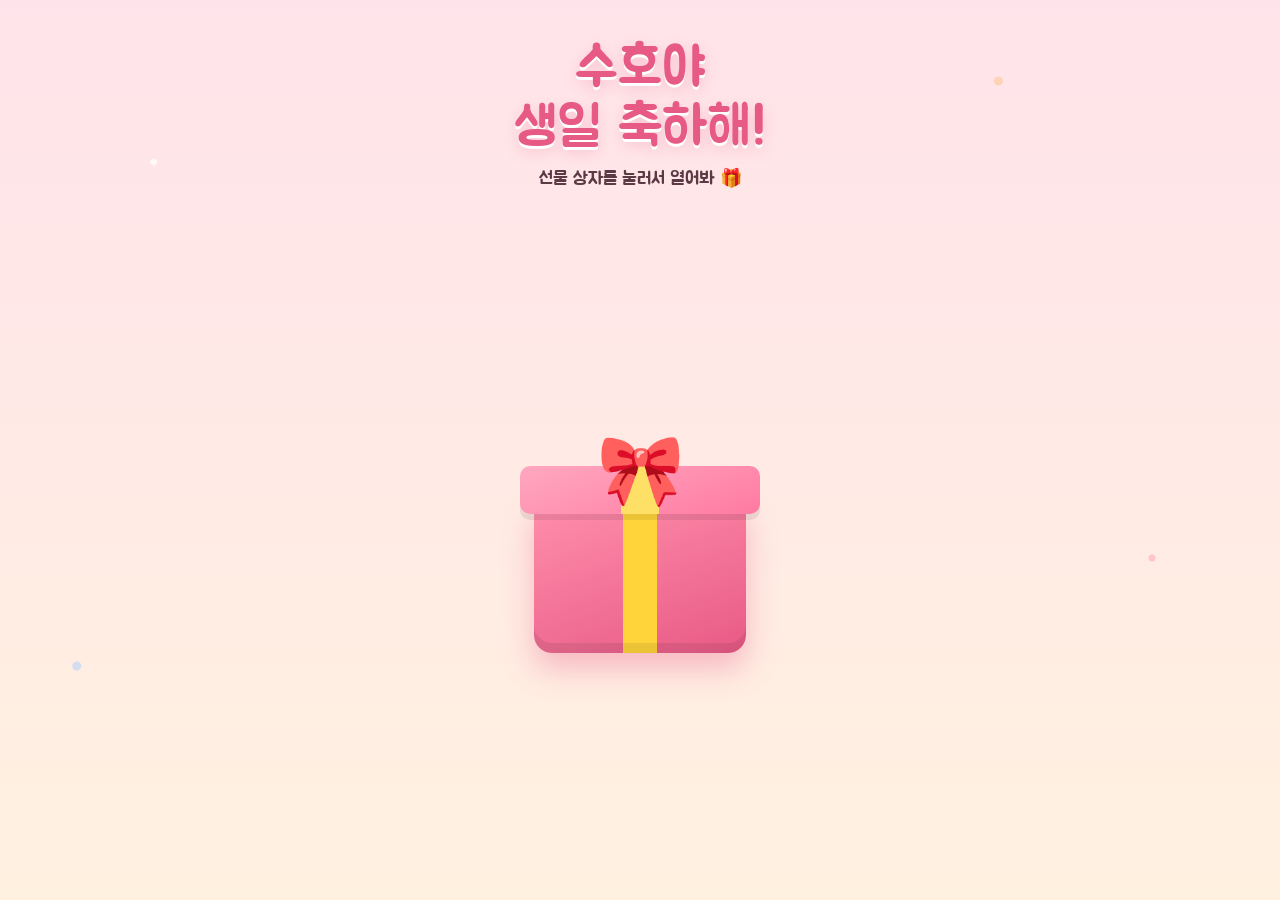
<file: index.html>
<!doctype html>
<html lang="ko">
<head>
  <meta charset="utf-8">
  <meta name="viewport" content="width=device-width, initial-scale=1, maximum-scale=1, user-scalable=no, viewport-fit=cover">
  <meta name="theme-color" content="#ffe3ea">
  <title>🎁 수호 생일 선물 상자</title>

  <!-- 카톡 링크 미리보기 -->
  <meta property="og:type" content="website">
  <meta property="og:url" content="https://bestreo.github.io/suho-birthday/">
  <meta property="og:title" content="🎂 수호야, 생일 선물 도착했어!">
  <meta property="og:description" content="선물 상자를 열어봐 🎁">
  <meta property="og:image" content="https://bestreo.github.io/suho-birthday/thumbnail.jpg">
  <meta property="og:image:width" content="1200">
  <meta property="og:image:height" content="630">
  <meta name="twitter:card" content="summary_large_image">

  <link rel="preconnect" href="https://fonts.googleapis.com">
  <link rel="preconnect" href="https://fonts.gstatic.com" crossorigin>
  <link href="https://fonts.googleapis.com/css2?family=Jua&display=swap" rel="stylesheet">
  <link rel="stylesheet" href="style.css">
  <link rel="stylesheet" href="home.css">
</head>
<body class="home">
  <div class="balloons" aria-hidden="true">
    <span style="--x:6%;--d:0s;--s:9s">🎈</span>
    <span style="--x:22%;--d:3s;--s:11s">🎈</span>
    <span style="--x:78%;--d:1.5s;--s:10s">🎈</span>
    <span style="--x:92%;--d:5s;--s:12s">🎈</span>
    <span style="--x:50%;--d:7s;--s:13s">🎉</span>
  </div>

  <main id="home">
    <header class="h-title">
      <h1 id="homeTitle">수호야<br>생일 축하해!</h1>
      <p id="homeSub">선물 상자를 눌러서 열어봐 🎁</p>
    </header>

    <button id="giftBox" class="gift" aria-label="선물 상자 열기">
      <span class="lid"><span class="bow">🎀</span></span>
      <span class="body"></span>
    </button>

    <section id="games" hidden>
      <a class="game-card" href="merge.html">
        <img src="photos/stage4.jpg" alt="">
        <div class="gc-text">
          <h2>🍉 수호 합치기</h2>
          <p>같은 수호끼리 합쳐서 케이크를 만들어봐</p>
          <span class="rec" id="recMerge"></span>
        </div>
        <span class="go">▶</span>
      </a>
      <a class="game-card" href="jump.html">
        <img src="photos/stage9.jpg" alt="">
        <div class="gc-text">
          <h2>🪜 수호 점프</h2>
          <p>무한의 계단! 100계단 가면 편지 도착 💌</p>
          <span class="rec" id="recJump"></span>
        </div>
        <span class="go">▶</span>
      </a>
      <a class="game-card" href="mole.html">
        <img src="photos/face/07.jpg" alt="">
        <div class="gc-text">
          <h2>🔨 수호 두더지 잡기</h2>
          <p>1분 안에 수호 50마리 잡으면 깜짝 선물 🎂</p>
          <span class="rec" id="recMole"></span>
        </div>
        <span class="go">▶</span>
      </a>
      <a class="game-card" href="stack.html">
        <img src="photos/face/13.jpg" alt="">
        <div class="gc-text">
          <h2>🎂 케이크 쌓기</h2>
          <p>20층 쌓으면 진짜 상장을 줄게 🎖️</p>
          <span class="rec" id="recStack"></span>
        </div>
        <span class="go">▶</span>
      </a>
      <a class="game-card" href="catch.html">
        <img src="photos/face/18.jpg" alt="">
        <div class="gc-text">
          <h2>🎁 선물 받기</h2>
          <p>50점 넘기면 불꽃놀이 + 비밀 쿠폰 🎆</p>
          <span class="rec" id="recCatch"></span>
        </div>
        <span class="go">▶</span>
      </a>
      <a class="game-card" href="bricks.html">
        <img src="photos/face/10.jpg" alt="">
        <div class="gc-text">
          <h2>🧱 수호 벽돌깨기</h2>
          <p>벽돌 뒤 사진 3장 공개하면 선물 영상 🎬</p>
          <span class="rec" id="recBricks"></span>
        </div>
        <span class="go">▶</span>
      </a>
      <a class="game-card" href="piano.html">
        <img src="photos/face/16.jpg" alt="">
        <div class="gc-text">
          <h2>🎹 생일 피아노 타일</h2>
          <p>생일 축하 노래 연주하고 트로피 받기 🏆</p>
          <span class="rec" id="recPiano"></span>
        </div>
        <span class="go">▶</span>
      </a>
      <p class="from">from. 준우</p>
    </section>
  </main>

  <canvas id="confetti"></canvas>
  <script src="config.js"></script>
  <script src="home.js"></script>
</body>
</html>
</file>
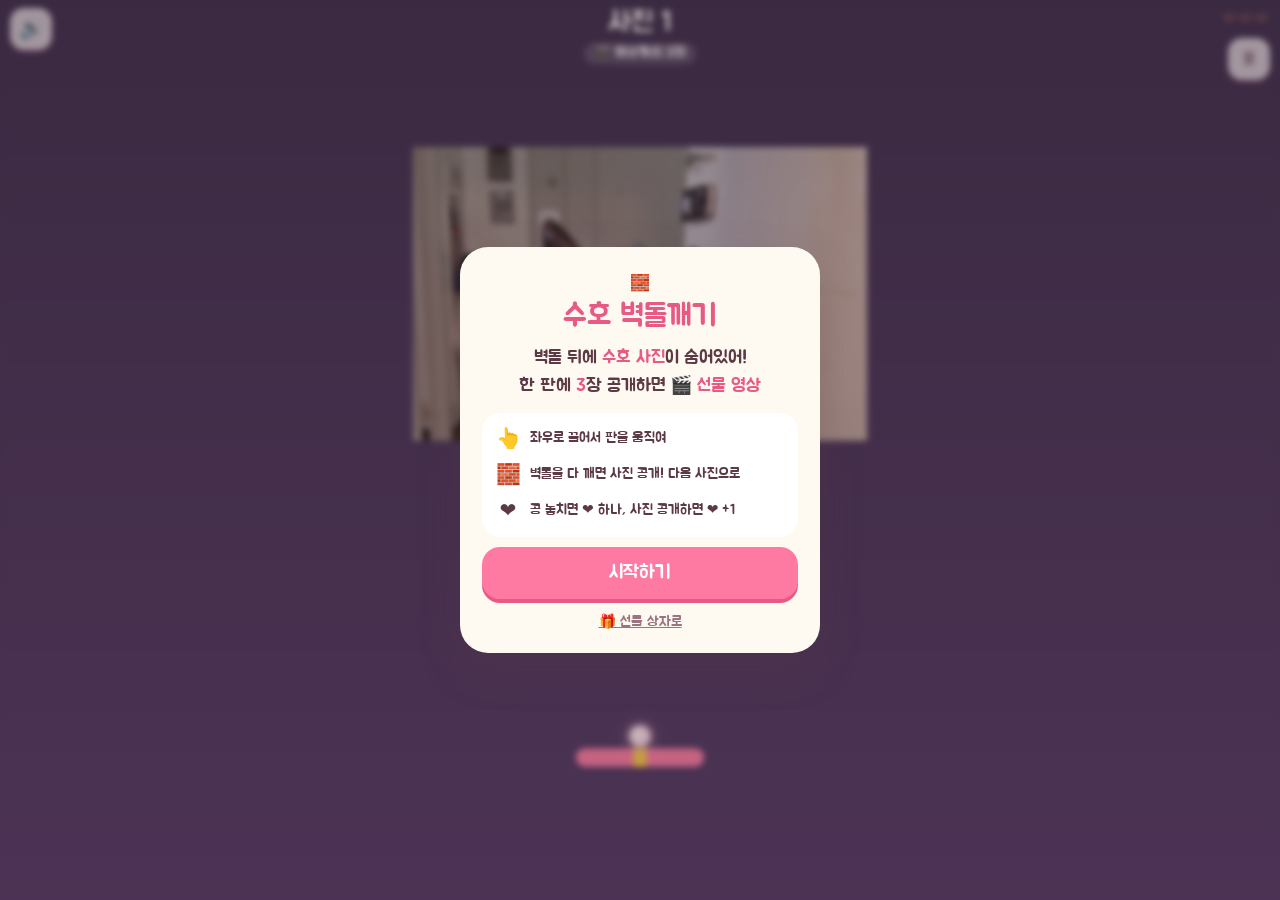
<file: bricks.html>
<!doctype html>
<html lang="ko">
<head>
  <meta charset="utf-8">
  <meta name="viewport" content="width=device-width, initial-scale=1, maximum-scale=1, user-scalable=no, viewport-fit=cover">
  <meta name="theme-color" content="#2b2240">
  <title>🧱 수호 벽돌깨기</title>
  <link rel="preconnect" href="https://fonts.googleapis.com">
  <link rel="preconnect" href="https://fonts.gstatic.com" crossorigin>
  <link href="https://fonts.googleapis.com/css2?family=Jua&family=Nanum+Myeongjo:wght@400;800&display=swap" rel="stylesheet">
  <link rel="stylesheet" href="style.css">
  <link rel="stylesheet" href="bricks.css">
  <link rel="stylesheet" href="film.css">
</head>
<body class="bricks">
  <canvas id="bcv"></canvas>

  <div id="btop">
    <button id="btnSound" class="icon-btn" aria-label="소리 켜기/끄기">🔊</button>
    <div class="b-center">
      <div id="bstage">사진 1</div>
      <div id="bgoal">🎬 영상까지 3장</div>
    </div>
    <div class="b-right">
      <div id="hearts">❤️❤️❤️</div>
      <button id="btnPause" class="icon-btn" aria-label="일시정지">⏸</button>
    </div>
  </div>
  <div id="bhint">👆 탭해서 공 발사! 좌우로 끌어서 받아</div>

  <!-- 시작 -->
  <div id="ovIntro" class="overlay">
    <div class="card intro">
      <div class="jicon float">🧱</div>
      <h1>수호 벽돌깨기</h1>
      <p class="goal">벽돌 뒤에 <b>수호 사진</b>이 숨어있어!<br>한 판에 <b id="goalN">3</b>장 공개하면 <b>🎬 선물 영상</b></p>
      <ul class="rules">
        <li><span>👆</span><div>좌우로 끌어서 판을 움직여</div></li>
        <li><span>🧱</span><div>벽돌을 다 깨면 사진 공개! 다음 사진으로</div></li>
        <li><span>❤️</span><div>공 놓치면 ❤️ 하나, 사진 공개하면 ❤️ +1</div></li>
      </ul>
      <button id="btnStart" class="btn primary">시작하기</button>
      <p id="introRecord" class="hint" hidden></p>
      <button id="btnFilmIntro" class="btn" hidden>🎬 성장 영상 다시 보기</button>
      <a class="link-btn" href="./#open">🎁 선물 상자로</a>
    </div>
  </div>

  <!-- 사진 공개 -->
  <div id="ovReveal" hidden>
    <div class="rv-frame">
      <img id="rvImg" alt="">
    </div>
    <div id="rvCap"></div>
    <div id="rvCount"></div>
    <button id="btnNext" class="btn primary">다음 사진 ▶</button>
  </div>

  <!-- 일시정지 -->
  <div id="ovPause" class="overlay" hidden>
    <div class="card">
      <h2>⏸ 잠깐 멈춤</h2>
      <button id="btnResume" class="btn primary">계속 하기</button>
      <button id="btnQuit" class="btn">처음부터</button>
      <a class="link-btn" href="./#open">🎁 선물 상자로</a>
    </div>
  </div>

  <!-- 결과 -->
  <div id="ovOver" class="overlay" hidden>
    <div class="card result">
      <h2 id="resTitle">게임 끝!</h2>
      <div id="resMain" class="big-score">0</div>
      <div id="resLabel" class="res-label">장 공개</div>
      <div id="resBadge" class="badge" hidden>🏆 최고 기록!</div>
      <p id="resSub" class="sub"></p>
      <button id="btnRetry" class="btn primary">한 판 더</button>
      <button id="btnFilmAgain" class="btn" hidden>🎬 성장 영상 다시 보기</button>
      <a class="link-btn" href="./#open">🎁 선물 상자로</a>
    </div>
  </div>

  <div id="toast" hidden></div>
  <canvas id="confetti"></canvas>

  <script src="config.js"></script>
  <script src="common.js"></script>
  <script src="film.js"></script>
  <script src="bricks.js"></script>
</body>
</html>
</file>
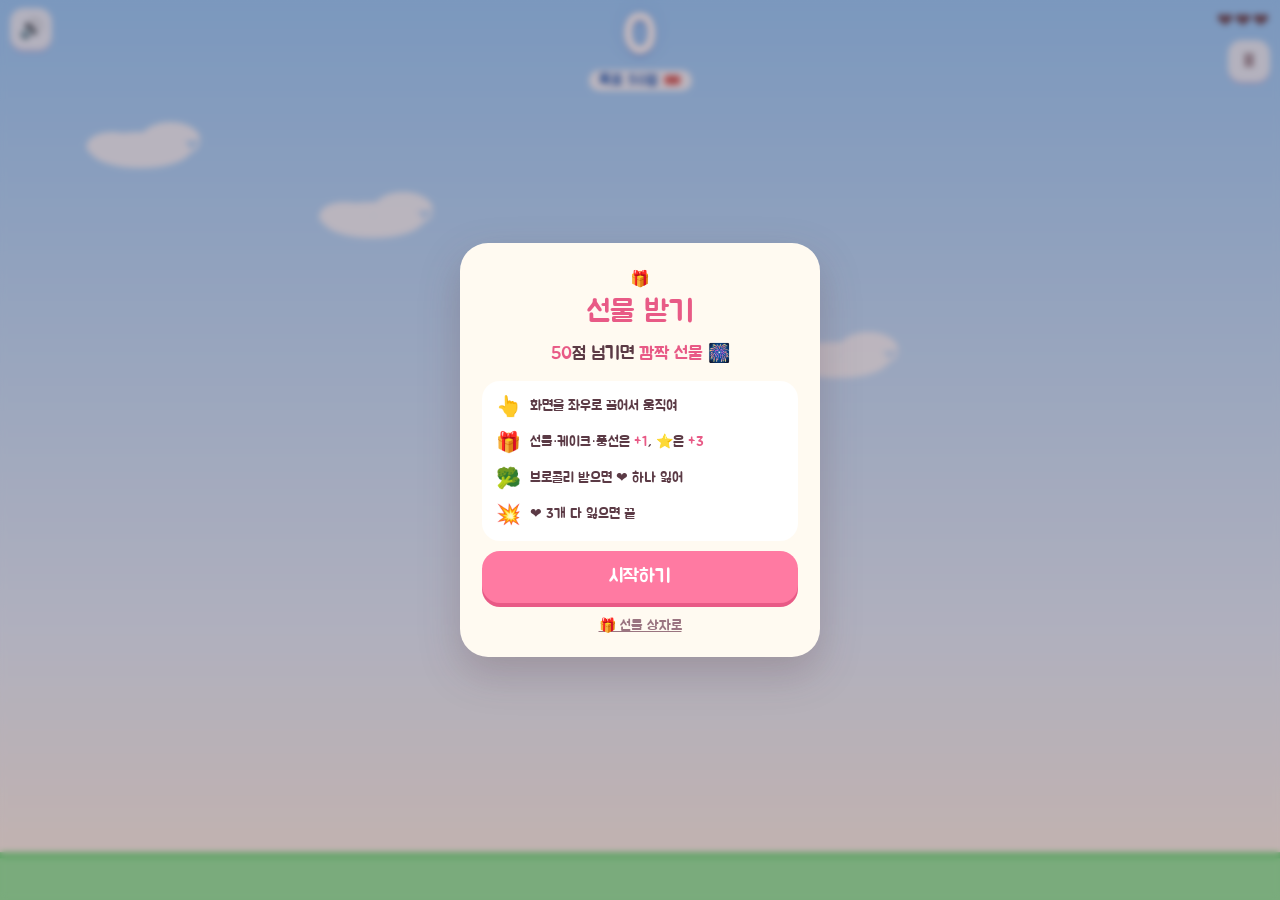
<file: catch.html>
<!doctype html>
<html lang="ko">
<head>
  <meta charset="utf-8">
  <meta name="viewport" content="width=device-width, initial-scale=1, maximum-scale=1, user-scalable=no, viewport-fit=cover">
  <meta name="theme-color" content="#cfe8ff">
  <title>🎁 선물 받기</title>
  <link rel="preconnect" href="https://fonts.googleapis.com">
  <link rel="preconnect" href="https://fonts.gstatic.com" crossorigin>
  <link href="https://fonts.googleapis.com/css2?family=Jua&family=Black+Han+Sans&display=swap" rel="stylesheet">
  <link rel="stylesheet" href="style.css">
  <link rel="stylesheet" href="catch.css">
</head>
<body class="catch">
  <canvas id="ccv"></canvas>

  <div id="ctop">
    <button id="btnSound" class="icon-btn" aria-label="소리 켜기/끄기">🔊</button>
    <div class="c-center">
      <div id="cscore">0</div>
      <div id="cgoal">목표 50점 🎟️</div>
    </div>
    <div class="c-right">
      <div id="hearts">❤️❤️❤️</div>
      <button id="btnPause" class="icon-btn" aria-label="일시정지">⏸</button>
    </div>
  </div>
  <div id="chint">👆 좌우로 끌어서 선물을 받아!</div>

  <!-- 시작 -->
  <div id="ovIntro" class="overlay">
    <div class="card intro">
      <div class="jicon float">🎁</div>
      <h1>선물 받기</h1>
      <p class="goal"><b id="goalN">50</b>점 넘기면 <b>깜짝 선물</b> 🎆</p>
      <ul class="rules">
        <li><span>👆</span><div>화면을 좌우로 끌어서 움직여</div></li>
        <li><span>🎁</span><div>선물·케이크·풍선은 <b>+1</b>, ⭐은 <b>+3</b></div></li>
        <li><span>🥦</span><div>브로콜리 받으면 ❤️ 하나 잃어</div></li>
        <li><span>💥</span><div>❤️ 3개 다 잃으면 끝</div></li>
      </ul>
      <button id="btnStart" class="btn primary">시작하기</button>
      <p id="introRecord" class="hint" hidden></p>
      <button id="btnCouponIntro" class="btn" hidden>🎟️ 내 쿠폰 보기</button>
      <a class="link-btn" href="./#open">🎁 선물 상자로</a>
    </div>
  </div>

  <!-- 일시정지 -->
  <div id="ovPause" class="overlay" hidden>
    <div class="card">
      <h2>⏸ 잠깐 멈춤</h2>
      <button id="btnResume" class="btn primary">계속 하기</button>
      <button id="btnQuit" class="btn">처음부터</button>
      <a class="link-btn" href="./#open">🎁 선물 상자로</a>
    </div>
  </div>

  <!-- 결과 -->
  <div id="ovOver" class="overlay" hidden>
    <div class="card result">
      <h2 id="resTitle">끝!</h2>
      <div id="resMain" class="big-score">0</div>
      <div id="resLabel" class="res-label">점</div>
      <div id="resBadge" class="badge" hidden>🏆 최고 기록!</div>
      <p id="resSub" class="sub"></p>
      <button id="btnRetry" class="btn primary">한 판 더</button>
      <button id="btnCouponAgain" class="btn" hidden>🎟️ 내 쿠폰 보기</button>
      <a class="link-btn" href="./#open">🎁 선물 상자로</a>
    </div>
  </div>

  <!-- 🎆 불꽃놀이 + 🎟️ 쿠폰 -->
  <div id="ovShow" hidden>
    <canvas id="fw"></canvas>
    <div id="showMsg"></div>
    <div id="couponWrap" hidden>
      <div class="coupon-intro">🎁 선물 도착!</div>
      <div id="coupon" class="coupon">
        <div class="cp-main">
          <div class="cp-kicker">SPECIAL COUPON</div>
          <div class="cp-food">🌶️🍢</div>
          <div class="cp-title" id="cpTitle">떡볶이 사주기</div>
          <div class="cp-sub" id="cpSub">수호 전용 · 1회 사용</div>
          <dl class="cp-meta">
            <div><dt>발행</dt><dd id="cpFrom">준우</dd></div>
            <div><dt>발행일</dt><dd id="cpDate"></dd></div>
            <div><dt>유효기간</dt><dd>평생 ♾️</dd></div>
          </dl>
        </div>
        <div class="cp-stub">
          <div class="cp-no" id="cpNo">No.0001</div>
          <div class="barcode"></div>
          <div class="cp-free">FREE</div>
        </div>
        <div class="cp-used" id="cpUsed" hidden>사용 완료</div>
      </div>
      <p class="cp-note" id="cpNote"></p>
      <button id="btnCouponDone" class="btn primary">쿠폰 받기 🎟️</button>
      <button id="btnCouponUse" class="link-btn">✅ 사용 완료 처리 (준우가 누르기)</button>
    </div>
    <button id="btnSkip" class="skip">건너뛰기 ›</button>
  </div>

  <div id="toast" hidden></div>
  <canvas id="confetti"></canvas>

  <script src="config.js"></script>
  <script src="common.js"></script>
  <script src="catch.js"></script>
</body>
</html>
</file>
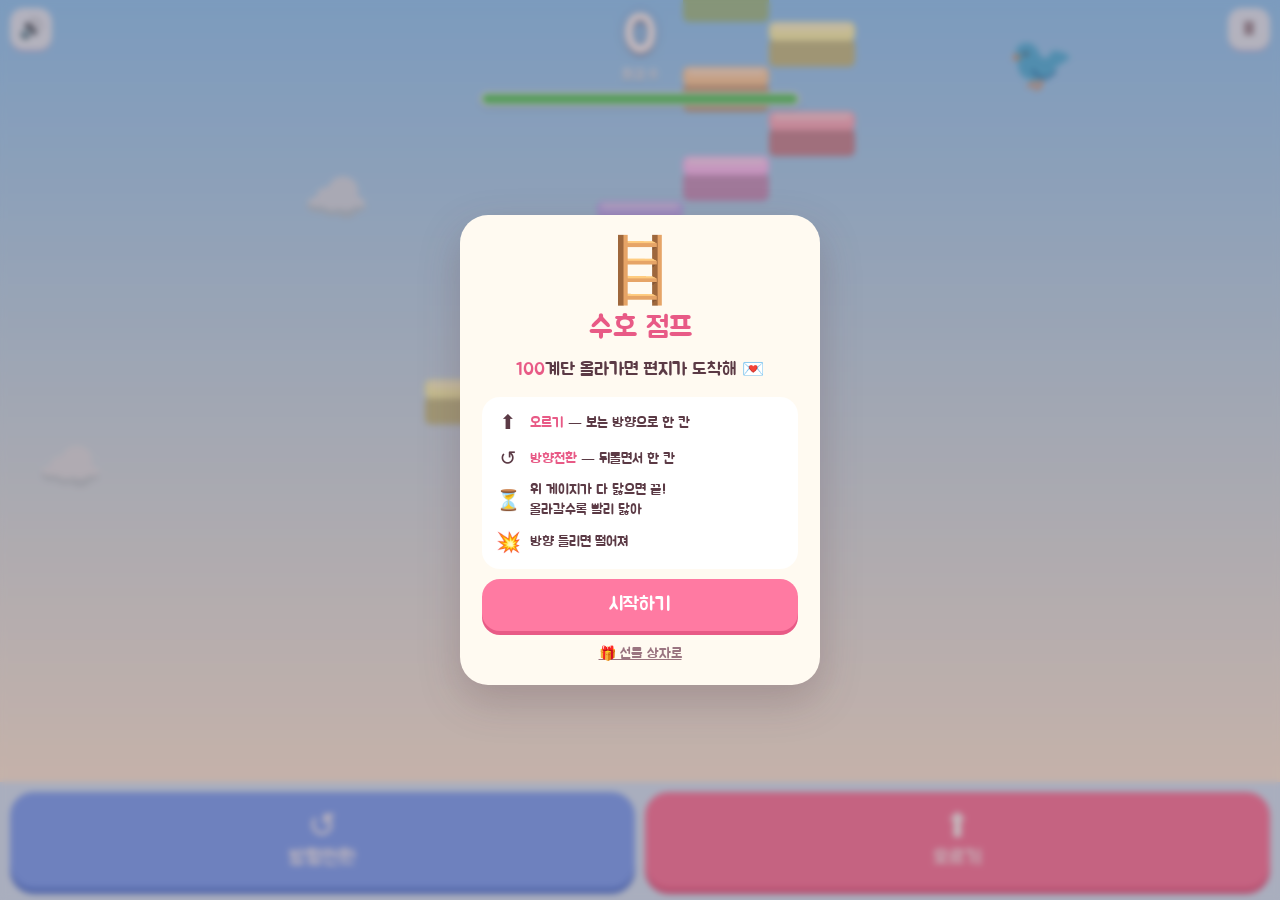
<file: jump.html>
<!doctype html>
<html lang="ko">
<head>
  <meta charset="utf-8">
  <meta name="viewport" content="width=device-width, initial-scale=1, maximum-scale=1, user-scalable=no, viewport-fit=cover">
  <meta name="theme-color" content="#bfe3ff">
  <title>🪜 수호 점프</title>
  <link rel="preconnect" href="https://fonts.googleapis.com">
  <link rel="preconnect" href="https://fonts.gstatic.com" crossorigin>
  <link href="https://fonts.googleapis.com/css2?family=Jua&display=swap" rel="stylesheet">
  <link rel="stylesheet" href="style.css">
  <link rel="stylesheet" href="jump.css">
</head>
<body class="jump">
  <div id="japp">
    <div id="jtop">
      <button id="btnSound" class="icon-btn" aria-label="소리 켜기/끄기">🔊</button>
      <div class="jscore-wrap">
        <div id="jscore">0</div>
        <div id="jbest">최고 0</div>
      </div>
      <button id="btnPause" class="icon-btn" aria-label="일시정지">⏸</button>
    </div>
    <div id="jgauge"><div id="jgaugeFill"></div></div>
    <canvas id="jcv"></canvas>
    <div id="jctrl">
      <button id="btnTurn" class="jbtn turn"><span class="ic">↺</span>방향전환</button>
      <button id="btnUp" class="jbtn up"><span class="ic">⬆</span>오르기</button>
    </div>
  </div>

  <!-- 시작 -->
  <div id="ovIntro" class="overlay">
    <div class="card intro">
      <div class="jicon float">🪜</div>
      <h1>수호 점프</h1>
      <p class="goal"><b id="goalN">100</b>계단 올라가면 편지가 도착해 💌</p>
      <ul class="rules">
        <li><span>⬆</span><div><b>오르기</b> — 보는 방향으로 한 칸</div></li>
        <li><span>↺</span><div><b>방향전환</b> — 뒤돌면서 한 칸</div></li>
        <li><span>⏳</span><div>위 게이지가 다 닳으면 끝!<br>올라갈수록 빨리 닳아</div></li>
        <li><span>💥</span><div>방향 틀리면 떨어져</div></li>
      </ul>
      <button id="btnStart" class="btn primary">시작하기</button>
      <p id="introRecord" class="hint" hidden></p>
      <a class="link-btn" href="./#open">🎁 선물 상자로</a>
    </div>
  </div>

  <!-- 일시정지 -->
  <div id="ovPause" class="overlay" hidden>
    <div class="card">
      <h2>⏸ 잠깐 멈춤</h2>
      <button id="btnResume" class="btn primary">계속 하기</button>
      <button id="btnQuit" class="btn">처음부터</button>
      <a class="link-btn" href="./#open">🎁 선물 상자로</a>
    </div>
  </div>

  <!-- 결과 -->
  <div id="ovOver" class="overlay" hidden>
    <div class="card result">
      <h2 id="resTitle">떨어졌다!</h2>
      <div id="resMain" class="big-score">0</div>
      <div class="res-label">계단</div>
      <div id="resBadge" class="badge" hidden>🏆 최고 기록!</div>
      <p id="resSub" class="sub"></p>
      <button id="btnRetry" class="btn primary">한 번 더</button>
      <a class="link-btn" href="./#open">🎁 선물 상자로</a>
    </div>
  </div>

  <!-- 편지 -->
  <div id="ovLetter" class="overlay" hidden>
    <div class="card letter">
      <h2 id="letterTitle"></h2>
      <div id="letterBody"></div>
      <button id="btnLetterClose" class="btn primary">계속 오르기 🪜</button>
    </div>
  </div>

  <div id="toast" hidden></div>
  <canvas id="confetti"></canvas>

  <script src="config.js"></script>
  <script src="jump.js"></script>
</body>
</html>
</file>
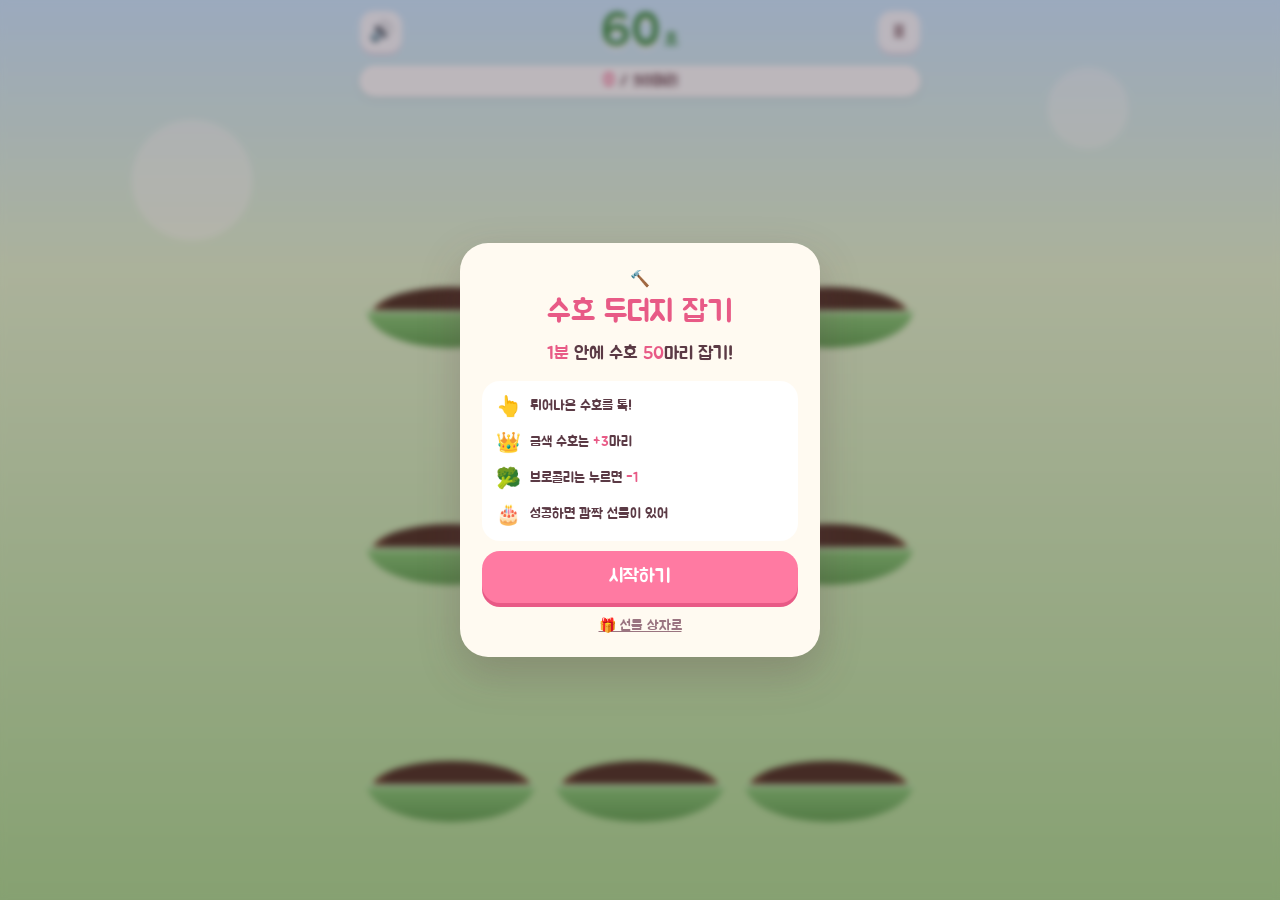
<file: mole.html>
<!doctype html>
<html lang="ko">
<head>
  <meta charset="utf-8">
  <meta name="viewport" content="width=device-width, initial-scale=1, maximum-scale=1, user-scalable=no, viewport-fit=cover">
  <meta name="theme-color" content="#b9e6a1">
  <title>🔨 수호 두더지 잡기</title>
  <link rel="preconnect" href="https://fonts.googleapis.com">
  <link rel="preconnect" href="https://fonts.gstatic.com" crossorigin>
  <link href="https://fonts.googleapis.com/css2?family=Jua&display=swap" rel="stylesheet">
  <link rel="stylesheet" href="style.css">
  <link rel="stylesheet" href="mole.css">
</head>
<body class="mole">
  <div id="mapp">
    <header id="mtop">
      <button id="btnSound" class="icon-btn" aria-label="소리 켜기/끄기">🔊</button>
      <div class="mtime-wrap">
        <div id="mtime">60</div>
        <div class="mtime-label">초</div>
      </div>
      <button id="btnPause" class="icon-btn" aria-label="일시정지">⏸</button>
    </header>

    <div id="mprog">
      <div id="mprogFill"></div>
      <div id="mprogText"><b id="mscore">0</b> / <span id="mtarget">45</span>마리</div>
    </div>

    <main id="field"></main>
  </div>

  <div id="countdown" hidden></div>

  <!-- 시작 -->
  <div id="ovIntro" class="overlay">
    <div class="card intro">
      <div class="jicon float">🔨</div>
      <h1>수호 두더지 잡기</h1>
      <p class="goal"><b id="goalTime">1분</b> 안에 수호 <b id="goalN">45</b>마리 잡기!</p>
      <ul class="rules">
        <li><span>👆</span><div>튀어나온 수호를 톡!</div></li>
        <li><span>👑</span><div>금색 수호는 <b>+3</b>마리</div></li>
        <li><span>🥦</span><div>브로콜리는 누르면 <b>-1</b></div></li>
        <li><span>🎂</span><div>성공하면 깜짝 선물이 있어</div></li>
      </ul>
      <button id="btnStart" class="btn primary">시작하기</button>
      <p id="introRecord" class="hint" hidden></p>
      <a class="link-btn" href="./#open">🎁 선물 상자로</a>
    </div>
  </div>

  <!-- 일시정지 -->
  <div id="ovPause" class="overlay" hidden>
    <div class="card">
      <h2>⏸ 잠깐 멈춤</h2>
      <button id="btnResume" class="btn primary">계속 하기</button>
      <button id="btnQuit" class="btn">처음부터</button>
      <a class="link-btn" href="./#open">🎁 선물 상자로</a>
    </div>
  </div>

  <!-- 결과 -->
  <div id="ovOver" class="overlay" hidden>
    <div class="card result">
      <h2 id="resTitle">시간 끝!</h2>
      <div id="resMain" class="big-score">0</div>
      <div id="resLabel" class="res-label">마리</div>
      <div id="resBadge" class="badge" hidden>🏆 최고 기록!</div>
      <p id="resSub" class="sub"></p>
      <button id="btnRetry" class="btn primary">한 판 더</button>
      <button id="btnPartyAgain" class="btn" hidden>🎂 케이크 다시 보기</button>
      <a class="link-btn" href="./#open">🎁 선물 상자로</a>
    </div>
  </div>

  <!-- 🎂 성공 보상: 케이크 + 카운트다운 + 노래 + 촛불 끄기 -->
  <div id="ovParty" hidden>
    <div id="partyGlow"></div>
    <div id="partyTop">
      <div id="partyTitle">🎉 성공!</div>
      <div id="partyCount"></div>
      <div id="partyMsg"></div>
    </div>
    <div id="cake">
      <div id="candles"></div>
      <div class="tier top"><div class="drip"></div></div>
      <div class="tier bottom">
        <div class="drip"></div>
        <img id="cakeFace" alt="">
      </div>
      <div class="plate"></div>
    </div>
    <div id="notes" aria-hidden="true"></div>
    <div id="partyEnd" hidden>
      <div id="partyBig"></div>
      <div id="partyFrom">from. 준우</div>
      <button id="btnPartyDone" class="btn primary">결과 보기</button>
    </div>
  </div>

  <div id="toast" hidden></div>
  <canvas id="confetti"></canvas>

  <script src="config.js"></script>
  <script src="mole.js"></script>
</body>
</html>
</file>
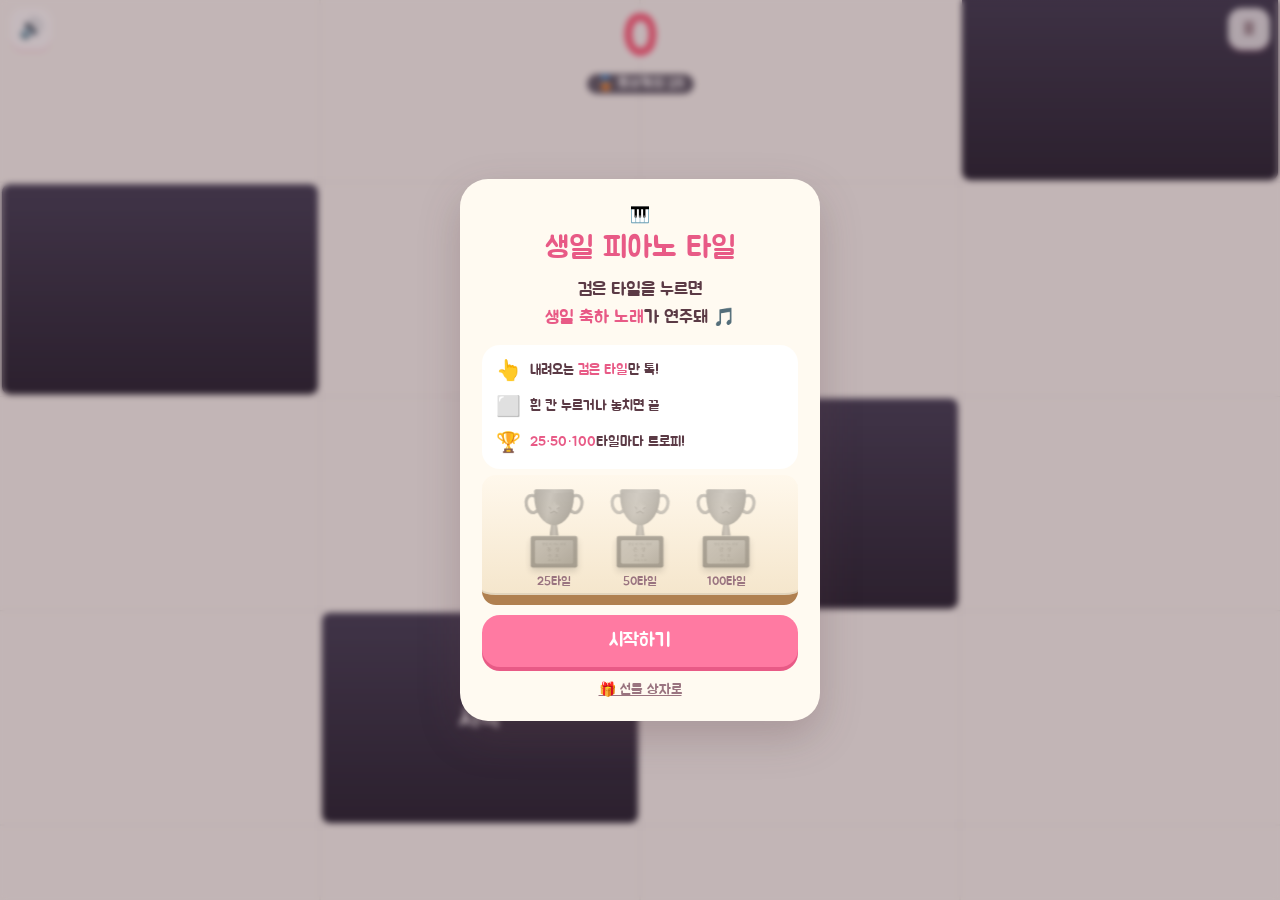
<file: piano.html>
<!doctype html>
<html lang="ko">
<head>
  <meta charset="utf-8">
  <meta name="viewport" content="width=device-width, initial-scale=1, maximum-scale=1, user-scalable=no, viewport-fit=cover">
  <meta name="theme-color" content="#1c1b2e">
  <title>🎹 생일 피아노 타일</title>
  <link rel="preconnect" href="https://fonts.googleapis.com">
  <link rel="preconnect" href="https://fonts.gstatic.com" crossorigin>
  <link href="https://fonts.googleapis.com/css2?family=Jua&family=Nanum+Myeongjo:wght@700;800&display=swap" rel="stylesheet">
  <link rel="stylesheet" href="style.css">
  <link rel="stylesheet" href="piano.css">
</head>
<body class="piano">
  <canvas id="pcv"></canvas>

  <div id="ptop">
    <button id="btnSound" class="icon-btn" aria-label="소리 켜기/끄기">🔊</button>
    <div class="p-center">
      <div id="pscore">0</div>
      <div id="pnext"></div>
    </div>
    <button id="btnPause" class="icon-btn" aria-label="일시정지">⏸</button>
  </div>

  <!-- 시작 -->
  <div id="ovIntro" class="overlay">
    <div class="card intro">
      <div class="jicon float">🎹</div>
      <h1>생일 피아노 타일</h1>
      <p class="goal">검은 타일을 누르면<br><b>생일 축하 노래</b>가 연주돼 🎵</p>
      <ul class="rules">
        <li><span>👆</span><div>내려오는 <b>검은 타일</b>만 톡!</div></li>
        <li><span>⬜</span><div>흰 칸 누르거나 놓치면 끝</div></li>
        <li><span>🏆</span><div><b id="ruleTrophy">25·50·100</b>타일마다 트로피!</div></li>
      </ul>
      <div id="cabinet" class="cabinet"></div>
      <button id="btnStart" class="btn primary">시작하기</button>
      <p id="introRecord" class="hint" hidden></p>
      <a class="link-btn" href="./#open">🎁 선물 상자로</a>
    </div>
  </div>

  <!-- 일시정지 -->
  <div id="ovPause" class="overlay" hidden>
    <div class="card">
      <h2>⏸ 잠깐 멈춤</h2>
      <button id="btnResume" class="btn primary">계속 하기</button>
      <button id="btnQuit" class="btn">처음부터</button>
      <a class="link-btn" href="./#open">🎁 선물 상자로</a>
    </div>
  </div>

  <!-- 결과 -->
  <div id="ovOver" class="overlay" hidden>
    <div class="card result">
      <h2 id="resTitle">삐빅!</h2>
      <div id="resMain" class="big-score">0</div>
      <div id="resLabel" class="res-label">타일</div>
      <div id="resBadge" class="badge" hidden>🏆 최고 기록!</div>
      <p id="resSub" class="sub"></p>
      <div id="cabinet2" class="cabinet"></div>
      <button id="btnRetry" class="btn primary">한 번 더</button>
      <a class="link-btn" href="./#open">🎁 선물 상자로</a>
    </div>
  </div>

  <!-- 🏆 시상식 -->
  <div id="ovTrophy" hidden>
    <div class="spot"></div>
    <div class="rays"></div>
    <div class="tr-title" id="trTitle">🎉 금상 수상!</div>
    <div class="trophy-stage">
      <div id="bigTrophy" class="trophy gold">
        <div class="cup"><span class="shine"></span><span class="star">★</span></div>
        <div class="handle l"></div><div class="handle r"></div>
        <div class="stem"></div>
        <div class="base">
          <div class="plate">
            <div class="pl-1">생일 피아노 대회</div>
            <div class="pl-2" id="plRank">금 상</div>
            <div class="pl-3" id="plName">수 호</div>
            <div class="pl-4" id="plDate">2026. 9. 19</div>
          </div>
        </div>
      </div>
    </div>
    <div class="tr-sub" id="trSub"></div>
    <button id="btnTrophyDone" class="btn primary">진열장에 넣기 🏆</button>
  </div>

  <div id="toast" hidden></div>
  <canvas id="confetti"></canvas>

  <script src="config.js"></script>
  <script src="common.js"></script>
  <script src="piano.js"></script>
</body>
</html>
</file>
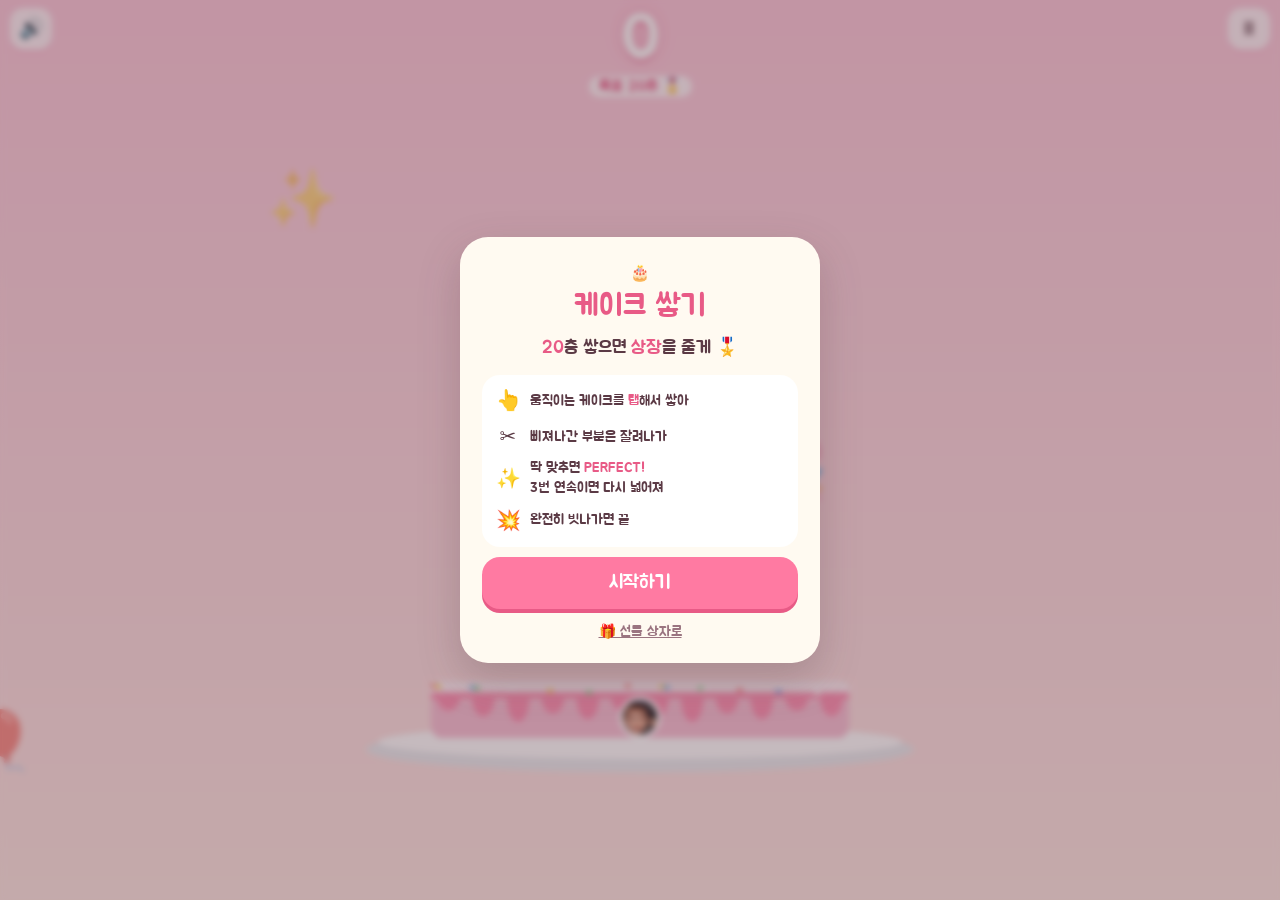
<file: stack.html>
<!doctype html>
<html lang="ko">
<head>
  <meta charset="utf-8">
  <meta name="viewport" content="width=device-width, initial-scale=1, maximum-scale=1, user-scalable=no, viewport-fit=cover">
  <meta name="theme-color" content="#ffe3ea">
  <title>🎂 케이크 쌓기</title>
  <link rel="preconnect" href="https://fonts.googleapis.com">
  <link rel="preconnect" href="https://fonts.gstatic.com" crossorigin>
  <link href="https://fonts.googleapis.com/css2?family=Jua&family=Nanum+Myeongjo:wght@400;700;800&display=swap" rel="stylesheet">
  <link rel="stylesheet" href="style.css">
  <link rel="stylesheet" href="stack.css">
</head>
<body class="stack">
  <canvas id="scv"></canvas>

  <div id="stop">
    <button id="btnSound" class="icon-btn" aria-label="소리 켜기/끄기">🔊</button>
    <div class="s-center">
      <div id="sscore">0</div>
      <div id="sgoal">목표 20층 🎖️</div>
    </div>
    <button id="btnPause" class="icon-btn" aria-label="일시정지">⏸</button>
  </div>
  <div id="shint">화면을 탭해서 쌓아!</div>

  <!-- 시작 -->
  <div id="ovIntro" class="overlay">
    <div class="card intro">
      <div class="jicon float">🎂</div>
      <h1>케이크 쌓기</h1>
      <p class="goal"><b id="goalN">20</b>층 쌓으면 <b>상장</b>을 줄게 🎖️</p>
      <ul class="rules">
        <li><span>👆</span><div>움직이는 케이크를 <b>탭</b>해서 쌓아</div></li>
        <li><span>✂️</span><div>삐져나간 부분은 잘려나가</div></li>
        <li><span>✨</span><div>딱 맞추면 <b>PERFECT!</b><br>3번 연속이면 다시 넓어져</div></li>
        <li><span>💥</span><div>완전히 빗나가면 끝</div></li>
      </ul>
      <button id="btnStart" class="btn primary">시작하기</button>
      <p id="introRecord" class="hint" hidden></p>
      <button id="btnCertIntro" class="btn" hidden>🎖️ 내 상장 보기</button>
      <a class="link-btn" href="./#open">🎁 선물 상자로</a>
    </div>
  </div>

  <!-- 일시정지 -->
  <div id="ovPause" class="overlay" hidden>
    <div class="card">
      <h2>⏸ 잠깐 멈춤</h2>
      <button id="btnResume" class="btn primary">계속 하기</button>
      <button id="btnQuit" class="btn">처음부터</button>
      <a class="link-btn" href="./#open">🎁 선물 상자로</a>
    </div>
  </div>

  <!-- 결과 -->
  <div id="ovOver" class="overlay" hidden>
    <div class="card result">
      <h2 id="resTitle">와르르!</h2>
      <div id="resMain" class="big-score">0</div>
      <div id="resLabel" class="res-label">층</div>
      <div id="resBadge" class="badge" hidden>🏆 최고 기록!</div>
      <p id="resSub" class="sub"></p>
      <button id="btnRetry" class="btn primary">한 번 더</button>
      <button id="btnCertAgain" class="btn" hidden>🎖️ 내 상장 보기</button>
      <a class="link-btn" href="./#open">🎁 선물 상자로</a>
    </div>
  </div>

  <!-- 🎖️ 상장 -->
  <div id="ovCert" hidden>
    <div class="cert-stage">
      <div id="cert" class="cert">
        <div class="cert-frame">
          <span class="corner tl"></span><span class="corner tr"></span>
          <span class="corner bl"></span><span class="corner br"></span>
          <div class="cert-no" id="certNo"></div>
          <div class="cert-title">상&nbsp;&nbsp;장</div>
          <div class="cert-award" id="certAward"></div>
          <div class="cert-person">
            <div class="cert-photo"><img id="certPhoto" alt=""></div>
            <div class="cert-who">
              <div><span class="lbl">성&nbsp;&nbsp;&nbsp;명</span><b id="certName"></b></div>
              <div><span class="lbl">기&nbsp;&nbsp;&nbsp;록</span><b id="certRecord"></b></div>
            </div>
          </div>
          <p class="cert-body" id="certBody"></p>
          <div class="cert-date" id="certDate"></div>
          <div class="cert-issuer">
            <div id="certIssuer"></div>
            <div class="cert-boss">위원장 <b id="certFrom"></b></div>
            <div class="seal" id="certSeal"></div>
          </div>
          <div class="rosette"><span>BEST</span></div>
        </div>
      </div>
    </div>
    <p class="cert-tip">📸 캡처해서 자랑해!</p>
    <button id="btnCertDone" class="btn primary">확인</button>
  </div>

  <div id="toast" hidden></div>
  <canvas id="confetti"></canvas>

  <script src="config.js"></script>
  <script src="common.js"></script>
  <script src="stack.js"></script>
</body>
</html>
</file>
<file: style.css>
:root {
  --bg1: #ffe3ea;
  --bg2: #fff1e0;
  --ink: #5b3a45;
  --ink-soft: #9a7480;
  --pink: #ff7aa2;
  --pink-deep: #e85a86;
  --cream: #fffaf1;
  --frame: #f7b9c9;
  --font: 'Jua', 'Apple SD Gothic Neo', 'Malgun Gothic', system-ui, sans-serif;
}

* { box-sizing: border-box; }
[hidden] { display: none !important; }

html, body {
  margin: 0;
  height: 100%;
  overflow: hidden;
  overscroll-behavior: none;
}

body {
  font-family: var(--font);
  color: var(--ink);
  background:
    radial-gradient(circle at 12% 18%, rgba(255,255,255,.7) 0 3px, transparent 4px),
    radial-gradient(circle at 78% 9%, rgba(255,190,120,.45) 0 4px, transparent 5px),
    radial-gradient(circle at 90% 62%, rgba(255,122,162,.35) 0 3px, transparent 4px),
    radial-gradient(circle at 6% 74%, rgba(160,200,255,.45) 0 4px, transparent 5px),
    linear-gradient(180deg, var(--bg1), var(--bg2));
  background-attachment: fixed;
  -webkit-user-select: none;
  user-select: none;
  -webkit-touch-callout: none;
  -webkit-tap-highlight-color: transparent;
}

button { font-family: inherit; color: inherit; cursor: pointer; }

#app {
  height: 100dvh;
  display: flex;
  flex-direction: column;
  padding:
    max(6px, env(safe-area-inset-top))
    max(6px, env(safe-area-inset-right))
    max(6px, env(safe-area-inset-bottom))
    max(6px, env(safe-area-inset-left));
  gap: 6px;
}

/* ---------- HUD ---------- */
#hud {
  display: grid;
  grid-template-columns: 1fr auto 1fr;
  align-items: center;
  min-height: 52px;
  padding: 0 4px;
}
.hud-side { display: flex; gap: 6px; }
.hud-side.right { justify-content: flex-end; }
.icon-btn {
  width: 42px; height: 42px;
  border: none; border-radius: 14px;
  background: rgba(255,255,255,.75);
  box-shadow: 0 2px 0 rgba(232,90,134,.25);
  font-size: 20px; line-height: 1;
}
.icon-btn:active { transform: translateY(2px); box-shadow: none; }
.hud-center { text-align: center; line-height: 1; }
#timer {
  font-size: 36px; color: var(--pink-deep); text-shadow: 0 2px 0 #fff;
  font-variant-numeric: tabular-nums;
}
#score { font-size: 15px; color: var(--ink-soft); margin-top: 4px; font-variant-numeric: tabular-nums; }
.next {
  display: flex; flex-direction: column; align-items: center;
  background: rgba(255,255,255,.75);
  border-radius: 14px; padding: 4px 8px 6px;
  font-size: 12px; color: var(--ink-soft);
}

/* ---------- 게임 박스 ---------- */
#stage {
  flex: 1;
  min-height: 0;
  display: flex;
  align-items: center;
  justify-content: center;
}
#box {
  position: relative;
  border: 4px solid var(--frame);
  border-top-width: 0;
  border-radius: 0 0 22px 22px;
  background: var(--cream);
  box-shadow: 0 10px 24px rgba(232,90,134,.18), inset 0 -6px 0 rgba(247,185,201,.35);
  overflow: hidden;
}
#cv { display: block; touch-action: none; }

/* ---------- 진화 순서 ---------- */
#evo {
  display: flex;
  justify-content: center;
  align-items: center;
  gap: 2px;
  min-height: 34px;
  flex-wrap: nowrap;
}
#evo .mini { flex: 0 1 auto; }
#evo .arrow { color: var(--ink-soft); font-size: 10px; opacity: .6; }

/* ---------- 오버레이 공통 ---------- */
.overlay {
  position: fixed; inset: 0;
  display: flex; align-items: center; justify-content: center;
  padding: 20px;
  background: rgba(91,58,69,.35);
  backdrop-filter: blur(3px);
  -webkit-backdrop-filter: blur(3px);
  z-index: 10;
  animation: fade .2s ease;
}
.card {
  width: min(360px, 100%);
  max-height: 100%;
  overflow-y: auto;
  background: var(--cream);
  border-radius: 28px;
  padding: 26px 22px 22px;
  text-align: center;
  box-shadow: 0 16px 40px rgba(91,58,69,.25);
  animation: pop .28s cubic-bezier(.2,1.4,.4,1);
}
.card h1 { font-size: 30px; margin: 8px 0 10px; color: var(--pink-deep); font-weight: normal; }
.card h2 { font-size: 26px; margin: 0 0 12px; font-weight: normal; }
.card p { font-size: 16px; line-height: 1.55; margin: 0 0 18px; color: var(--ink); }
.card b { color: var(--pink-deep); font-weight: normal; }
.card .hint { font-size: 13px; color: var(--ink-soft); margin: 14px 0 0; }
.card .sub { font-size: 15px; color: var(--ink-soft); margin: 6px 0 18px; }

.btn {
  display: block; width: 100%;
  border: none; border-radius: 18px;
  padding: 14px 0;
  margin-top: 10px;
  font-size: 19px;
  background: #fff;
  box-shadow: 0 4px 0 #f0cdd7;
}
.btn.primary { background: var(--pink); color: #fff; box-shadow: 0 4px 0 var(--pink-deep); }
.btn:active { transform: translateY(3px); box-shadow: 0 1px 0 var(--pink-deep); }
.link-btn {
  display: inline-block;
  margin-top: 14px; border: none; background: none;
  font-size: 14px; color: var(--ink-soft); text-decoration: underline;
}

.intro h1 { margin-top: 4px; }
.goal { font-size: 18px !important; margin-bottom: 12px !important; }
.rules {
  list-style: none; margin: 0 0 6px; padding: 12px 14px;
  background: #fff; border-radius: 18px;
  text-align: left; font-size: 14px; line-height: 1.4;
  display: grid; gap: 8px;
}
.rules li { display: flex; gap: 10px; align-items: center; }
.rules span { font-size: 20px; width: 24px; text-align: center; flex: none; }
.rules b { color: var(--pink-deep); font-weight: normal; }

.result canvas { display: block; margin: 0 auto 6px; }
.res-label { font-size: 14px; color: var(--ink-soft); margin-top: 2px; }
.big-score { font-size: 56px; color: var(--pink-deep); line-height: 1.1; font-variant-numeric: tabular-nums; }
.badge {
  display: inline-block; margin-top: 6px;
  background: #fff3a8; border-radius: 99px; padding: 4px 12px; font-size: 15px;
  animation: wiggle 1s ease-in-out infinite;
}

.float { animation: float 2.4s ease-in-out infinite; }

/* ---------- 도감 ---------- */
.book h2 small { font-size: 15px; color: var(--ink-soft); }
#bookGrid {
  display: grid;
  grid-template-columns: repeat(auto-fill, minmax(92px, 1fr));
  gap: 10px;
  margin-bottom: 6px;
}
.book-item {
  background: #fff; border-radius: 18px; padding: 10px 6px 8px;
  display: flex; flex-direction: column; align-items: center; gap: 4px;
}
.book-item .nm { font-size: 14px; }
.book-item .cap { font-size: 11px; color: var(--ink-soft); line-height: 1.35; word-break: keep-all; }
.book-item.locked .nm { color: #c9b3ba; }
.book-item .lv { font-size: 10px; color: var(--ink-soft); }

/* ---------- 편지 ---------- */
.letter { background: #fffdf7; text-align: left; }
.letter h2 { text-align: center; color: var(--pink-deep); }
#letterBody {
  background: repeating-linear-gradient(180deg, transparent 0 31px, rgba(247,185,201,.5) 31px 32px);
  white-space: pre-wrap;
  font-size: 17px;
  line-height: 32px;
  margin-bottom: 12px;
  word-break: keep-all;
}

/* ---------- 앨범 ---------- */
.album-ov {
  flex-direction: column;
  gap: 14px;
  background: rgba(60,38,46,.72);
}
.album-x {
  position: absolute; top: max(12px, env(safe-area-inset-top)); right: 14px;
  width: 40px; height: 40px; border: none; border-radius: 50%;
  background: rgba(255,255,255,.9); font-size: 18px;
}
.album-book {
  position: relative;
  width: min(88vw, calc(min(68dvh, 540px) * .75));
  aspect-ratio: 3 / 4;
  perspective: 1800px;
  animation: pop .35s cubic-bezier(.2,1.4,.4,1);
  touch-action: pan-y;
}
.album-book::before {               /* 뒤에 쌓인 종이들 */
  content: ''; position: absolute; inset: 6px -6px -6px 6px;
  background: #efe3cf; border-radius: 6px 16px 16px 6px;
  box-shadow: 0 14px 30px rgba(0,0,0,.35);
}
.page {
  position: absolute; inset: 0;
  border-radius: 6px 16px 16px 6px;
  background:
    linear-gradient(90deg, rgba(120,80,60,.18), rgba(120,80,60,0) 22px),
    radial-gradient(circle at 20% 15%, rgba(255,214,165,.35), transparent 40%),
    #fffaf0;
  box-shadow: inset -1px 0 0 rgba(0,0,0,.06);
  display: flex; flex-direction: column; align-items: center; justify-content: center;
  padding: 22px 18px 34px 26px;
  transform-origin: left center;
  backface-visibility: hidden;
  -webkit-backface-visibility: hidden;
  overflow: hidden;
  font-family: 'Nanum Pen Script', var(--font);
  color: var(--ink);
}
.page.turn-out { animation: turnOut .6s cubic-bezier(.45,.05,.55,.95) forwards; z-index: 2; }
.page.turn-in  { animation: turnIn .6s cubic-bezier(.45,.05,.55,.95) forwards; z-index: 2; }
.page .pno { position: absolute; bottom: 8px; right: 18px; font-size: 22px; color: var(--ink-soft); }
.page .sticker { position: absolute; font-size: 26px; transform: rotate(var(--r, 0deg)); }

.polaroid {
  position: relative;
  margin: 0;
  background: #fff;
  padding: 10px 10px 0;
  box-shadow: 0 6px 16px rgba(91,58,69,.25);
  transform: rotate(var(--rot, 0deg));
  max-width: 92%;
  display: flex; flex-direction: column; align-items: center;
}
.polaroid img {
  display: block;
  max-width: 100%;
  max-height: calc(min(88vw, calc(min(68dvh, 540px) * .75)) * 4 / 3 - 150px);
  object-fit: contain;
  background: #f3ece2;
}
.polaroid figcaption {
  min-height: 42px;
  display: flex; align-items: center; justify-content: center;
  font-size: 25px; line-height: 1.1; text-align: center;
  padding: 4px 6px 6px;
}
.tape {
  position: absolute; top: -10px; width: 64px; height: 20px;
  background: rgba(255,190,210,.7);
  box-shadow: 0 1px 2px rgba(0,0,0,.08);
}
.tape.l { left: -14px; transform: rotate(-32deg); }
.tape.r { right: -14px; transform: rotate(32deg); background: rgba(170,215,255,.7); }

.page.cover {
  background:
    radial-gradient(circle at 50% 38%, rgba(255,255,255,.55), transparent 55%),
    linear-gradient(90deg, rgba(0,0,0,.18), rgba(0,0,0,0) 22px),
    linear-gradient(160deg, #ff9fb7, #ffc9a8);
  color: #fff; text-align: center;
}
.cover .cover-photo {
  width: 58%; aspect-ratio: 1; border-radius: 50%;
  object-fit: cover;
  border: 6px solid #fff;
  box-shadow: 0 8px 20px rgba(160,60,90,.35);
  margin-bottom: 14px;
}
.cover h2 {
  font-size: 46px; font-weight: normal; margin: 0; line-height: 1.05;
  text-shadow: 0 2px 0 rgba(200,70,105,.55), 0 0 12px rgba(200,70,105,.35);
}
.cover p { font-size: 24px; margin: 8px 0 0; opacity: .95; }
.cover .hint2 { position: absolute; bottom: 14px; font-size: 20px; animation: nudge 1.2s ease-in-out infinite; }
.page.end { text-align: center; }
.end .end-cake { font-size: 72px; line-height: 1; margin-bottom: 10px; }
.end p { font-size: 32px; line-height: 1.2; margin: 0 0 18px; white-space: pre-line; }
.end .btn { font-family: var(--font); width: 80%; }

.album-nav { display: flex; align-items: center; gap: 18px; color: #fff; font-size: 16px; }
.album-nav .icon-btn { font-size: 30px; line-height: 1; color: var(--pink-deep); background: rgba(255,255,255,.95); }
.album-nav .icon-btn:disabled { opacity: .35; }

@keyframes turnOut {
  0%   { transform: rotateY(0); filter: brightness(1); }
  100% { transform: rotateY(-178deg); filter: brightness(.7); }
}
@keyframes turnIn {
  0%   { transform: rotateY(-178deg); filter: brightness(.7); }
  100% { transform: rotateY(0); filter: brightness(1); }
}
@keyframes nudge { 50% { transform: translateX(6px); } }

/* ---------- 토스트 ---------- */
#toast {
  position: fixed; left: 50%; top: 84px;
  transform: translateX(-50%);
  background: rgba(255,255,255,.95);
  border-radius: 99px;
  padding: 10px 18px;
  font-size: 16px;
  box-shadow: 0 6px 18px rgba(91,58,69,.2);
  z-index: 20;
  white-space: nowrap;
  animation: toast 2.2s ease forwards;
  pointer-events: none;
}

#confetti {
  position: fixed; inset: 0;
  width: 100%; height: 100%;
  pointer-events: none;
  z-index: 30;
}

@keyframes fade { from { opacity: 0; } }
@keyframes pop { from { transform: scale(.85); opacity: 0; } }
@keyframes float { 50% { transform: translateY(-8px) rotate(-4deg); } }
@keyframes wiggle { 50% { transform: rotate(-4deg) scale(1.06); } }
@keyframes toast {
  0% { opacity: 0; transform: translate(-50%, -10px); }
  12%, 80% { opacity: 1; transform: translate(-50%, 0); }
  100% { opacity: 0; transform: translate(-50%, -10px); }
}
</file>
<file: home.css>
body.home { overflow-y: auto; }
html:has(body.home) { overflow-y: auto; }

#home {
  position: relative; z-index: 1;
  min-height: 100dvh;
  max-width: 460px;
  margin: 0 auto;
  padding: max(28px, env(safe-area-inset-top)) 18px max(24px, env(safe-area-inset-bottom));
  display: flex; flex-direction: column; align-items: center;
  text-align: center;
}

.h-title h1 {
  font-size: clamp(38px, 11vw, 54px);
  font-weight: normal;
  line-height: 1.1;
  margin: 12px 0 8px;
  color: var(--pink-deep);
  text-shadow: 0 3px 0 #fff, 0 6px 14px rgba(232,90,134,.25);
}
.h-title p { font-size: 18px; margin: 0; color: var(--ink); }

/* ---------- 선물 상자 ---------- */
.gift {
  position: relative;
  width: min(62vw, 240px);
  aspect-ratio: 1 / 1;
  margin: auto 0;
  border: none; background: none; padding: 0;
  animation: wobble 2.2s ease-in-out infinite;
  cursor: pointer;
}
.gift .body {
  position: absolute; left: 6%; right: 6%; bottom: 0; height: 64%;
  border-radius: 10px 10px 18px 18px;
  background:
    linear-gradient(90deg, transparent 42%, #ffd43b 42% 58%, transparent 58%),
    linear-gradient(160deg, #ff8fab, #e85a86);
  box-shadow: 0 16px 30px rgba(232,90,134,.35), inset 0 -10px 0 rgba(0,0,0,.08);
}
.gift .lid {
  position: absolute; left: 0; right: 0; top: 22%; height: 20%;
  border-radius: 10px;
  background:
    linear-gradient(90deg, transparent 42%, #ffe066 42% 58%, transparent 58%),
    linear-gradient(160deg, #ffa8c0, #ff7aa2);
  box-shadow: 0 6px 0 rgba(0,0,0,.08);
  z-index: 2;
  transition: transform .7s cubic-bezier(.3,1.5,.5,1), opacity .7s;
}
.gift .bow {
  position: absolute; left: 50%; top: -58%;
  transform: translateX(-50%);
  font-size: min(18vw, 70px); line-height: 1;
}
.gift.shake { animation: shake .5s linear; }
.gift.open .lid { transform: translate(40%, -180%) rotate(35deg); opacity: 0; }
.gift.gone { transition: transform .5s ease, opacity .5s ease; transform: scale(.4) translateY(40px); opacity: 0; }

/* ---------- 게임 카드 ---------- */
#games { width: 100%; margin-top: 26px; display: grid; gap: 14px; }
.game-card {
  display: flex; align-items: center; gap: 14px;
  padding: 14px;
  background: #fff;
  border-radius: 24px;
  text-decoration: none; color: var(--ink);
  box-shadow: 0 6px 0 #f0cdd7, 0 12px 24px rgba(232,90,134,.15);
  text-align: left;
  opacity: 0; transform: translateY(24px);
  animation: rise .5s cubic-bezier(.2,1.3,.4,1) forwards;
}
.game-card:nth-child(2) { animation-delay: .12s; }
.game-card:nth-child(3) { animation-delay: .24s; }
.game-card:nth-child(4) { animation-delay: .36s; }
.game-card:nth-child(5) { animation-delay: .48s; }
.game-card:nth-child(6) { animation-delay: .6s; }
.game-card:nth-child(7) { animation-delay: .72s; }
.game-card:active { transform: translateY(4px); box-shadow: 0 2px 0 #f0cdd7; }
.game-card img {
  width: 64px; height: 64px; flex: none;
  border-radius: 50%; object-fit: cover;
  border: 4px solid #ffd6e0;
}
.gc-text { flex: 1; min-width: 0; }
.gc-text h2 { font-size: clamp(17px, 5vw, 22px); font-weight: normal; margin: 0 0 4px; white-space: nowrap; }
.gc-text p { font-size: 14px; margin: 0; color: var(--ink-soft); line-height: 1.35; word-break: keep-all; }
.rec { display: inline-block; margin-top: 6px; font-size: 13px; color: var(--pink-deep); }
.rec:empty { display: none; }
.go {
  flex: none; width: 40px; height: 40px; border-radius: 50%;
  display: grid; place-items: center;
  background: var(--pink); color: #fff; font-size: 16px;
}
.from { font-size: 15px; color: var(--ink-soft); margin: 10px 0 0; opacity: 0; animation: rise .5s .3s forwards; }

/* ---------- 풍선 ---------- */
.balloons { position: fixed; inset: 0; pointer-events: none; overflow: hidden; z-index: 0; }
.balloons span {
  position: absolute; left: var(--x); bottom: -60px;
  font-size: 38px;
  animation: floatUp var(--s) linear var(--d) infinite;
  opacity: .8;
}

@keyframes wobble { 0%, 100% { transform: rotate(-3deg); } 50% { transform: rotate(3deg) translateY(-6px); } }
@keyframes shake {
  0%, 100% { transform: rotate(0); }
  20% { transform: rotate(-9deg); } 40% { transform: rotate(8deg); }
  60% { transform: rotate(-6deg); } 80% { transform: rotate(5deg); }
}
@keyframes rise { to { opacity: 1; transform: translateY(0); } }
@keyframes floatUp {
  0% { transform: translateY(0) rotate(-6deg); }
  50% { transform: translateY(-55vh) rotate(6deg); }
  100% { transform: translateY(-115vh) rotate(-6deg); }
}
</file>
<file: bricks.css>
body.bricks { background: #2b2240; }
#bcv { position: fixed; inset: 0; width: 100%; height: 100%; display: block; touch-action: none; }

#btop {
  position: fixed; left: 0; right: 0; z-index: 2;
  top: max(8px, env(safe-area-inset-top));
  padding: 0 10px;
  display: grid; grid-template-columns: 1fr auto 1fr; align-items: start;
  pointer-events: none;
}
#btop .icon-btn { pointer-events: auto; }
.b-center { text-align: center; line-height: 1.1; }
#bstage { font-size: 28px; color: #fff; text-shadow: 0 2px 0 rgba(0,0,0,.3); }
#bgoal { display: inline-block; margin-top: 4px; font-size: 14px; color: #fff; background: rgba(255,255,255,.16); border-radius: 99px; padding: 3px 10px; }
#bgoal.done { background: #ffd43b; color: #6b4b00; }
.b-right { display: flex; flex-direction: column; align-items: flex-end; gap: 6px; }
#hearts { font-size: 18px; letter-spacing: 1px; }
#hearts.hurt { animation: shakeX .35s linear; }
#bhint {
  position: fixed; left: 50%; bottom: 150px; transform: translateX(-50%);
  font-size: 16px; color: #fff; background: rgba(0,0,0,.35);
  padding: 8px 16px; border-radius: 99px; white-space: nowrap;
  pointer-events: none; z-index: 2;
}
@keyframes shakeX { 25% { transform: translateX(-6px); } 75% { transform: translateX(6px); } }

/* ---------- 사진 공개 ---------- */
#ovReveal {
  position: fixed; inset: 0; z-index: 20;
  display: flex; flex-direction: column; align-items: center; justify-content: center; gap: 14px;
  padding: 20px;
  background: radial-gradient(ellipse at 50% 40%, rgba(80,60,120,.92), rgba(20,14,32,.97));
  animation: fade .4s ease;
}
.rv-frame {
  background: #fff; padding: 10px 10px 12px;
  box-shadow: 0 20px 50px rgba(0,0,0,.5);
  transform: rotate(-2deg);
  animation: rvPop .6s cubic-bezier(.2,1.4,.4,1);
}
.rv-frame img { display: block; max-width: min(78vw, 440px); max-height: 56dvh; object-fit: contain; }
#rvCap { font-size: 24px; color: #fff; text-align: center; }
#rvCount { font-size: 15px; color: #d0bfff; }
#ovReveal .btn { width: min(80vw, 300px); margin-top: 0; }
@keyframes rvPop { from { transform: rotate(-12deg) scale(.6); opacity: 0; } }
</file>
<file: film.css>
#film {
  position: fixed; inset: 0; z-index: 60;
  background: #000;
  animation: fade .6s ease;
}
#film canvas { position: absolute; inset: 0; width: 100%; height: 100%; display: block; }
.film-skip {
  position: absolute; right: 14px; top: max(14px, env(safe-area-inset-top));
  z-index: 2; border: none; background: rgba(255,255,255,.16); color: #fff;
  border-radius: 99px; padding: 8px 14px; font-size: 14px;
}
.film-end {
  position: absolute; left: 50%; bottom: max(12vh, 80px); transform: translateX(-50%);
  width: min(80vw, 300px);
  display: flex; flex-direction: column; gap: 0;
  animation: fade 1s ease;
}
.film-end .btn { margin-top: 10px; }
.film-end .btn:not(.primary) { background: rgba(255,255,255,.14); color: #fff; box-shadow: none; }
</file>
<file: catch.css>
body.catch { background: #cfe8ff; }
#ccv { position: fixed; inset: 0; width: 100%; height: 100%; display: block; touch-action: none; }

#ctop {
  position: fixed; left: 0; right: 0; z-index: 2;
  top: max(8px, env(safe-area-inset-top));
  padding: 0 10px;
  display: grid; grid-template-columns: 1fr auto 1fr; align-items: start;
  pointer-events: none;
}
#ctop .icon-btn { pointer-events: auto; }
.c-center { text-align: center; line-height: 1; }
.c-right { display: flex; flex-direction: column; align-items: flex-end; gap: 6px; }
#cscore {
  font-size: 58px; color: #fff;
  text-shadow: 0 3px 0 rgba(77,120,200,.5), 0 0 16px rgba(77,120,200,.3);
  font-variant-numeric: tabular-nums;
}
#cscore.pop { animation: spop .18s ease; }
#cgoal { display: inline-block; margin-top: 4px; font-size: 15px; color: #1c5fb8; background: rgba(255,255,255,.85); border-radius: 99px; padding: 3px 10px; }
#cgoal.done { background: #ffd43b; color: #6b4b00; }
#hearts { font-size: 20px; letter-spacing: 1px; filter: drop-shadow(0 1px 1px rgba(0,0,0,.2)); }
#hearts.hurt { animation: shakeX .35s linear; }
#chint {
  position: fixed; left: 50%; bottom: 140px; transform: translateX(-50%);
  font-size: 17px; color: #1c5fb8; background: rgba(255,255,255,.88);
  padding: 8px 16px; border-radius: 99px; white-space: nowrap;
  pointer-events: none; z-index: 2;
}
@keyframes spop { 50% { transform: scale(1.2); } }
@keyframes shakeX { 25% { transform: translateX(-6px); } 75% { transform: translateX(6px); } }

/* ================= 🎆 불꽃놀이 ================= */
#ovShow {
  position: fixed; inset: 0; z-index: 30;
  background: #05061a;
  display: flex; flex-direction: column; align-items: center; justify-content: center;
  padding: 16px;
  animation: fade .6s ease;
  overflow: hidden;
}
#fw { position: absolute; inset: 0; width: 100%; height: 100%; }
#showMsg {
  position: absolute; z-index: 1; left: 0; right: 0; top: 16%;
  font-size: 22px; color: #fff; opacity: .9; text-align: center;
  text-shadow: 0 0 12px rgba(255,255,255,.5);
  transition: opacity .6s;
}
.skip {
  position: absolute; right: 14px; bottom: max(14px, env(safe-area-inset-bottom));
  z-index: 2; border: none; background: rgba(255,255,255,.14); color: #fff;
  border-radius: 99px; padding: 8px 14px; font-size: 14px;
}

/* ================= 🎟️ 쿠폰 ================= */
#couponWrap {
  position: relative; z-index: 3;
  display: flex; flex-direction: column; align-items: center; gap: 12px;
  width: 100%;
  animation: rise .8s cubic-bezier(.2,1.3,.4,1);
}
.coupon-intro { color: #ffd43b; font-size: 26px; text-shadow: 0 0 14px rgba(255,212,59,.6); }
.coupon {
  --r: 14px;
  position: relative;
  width: min(92vw, 400px);
  display: grid; grid-template-columns: 1fr 88px;
  color: #fff;
  filter: drop-shadow(0 16px 30px rgba(0,0,0,.5));
  /* 양옆 반원 홈 + 가운데 절취선 홈 */
  -webkit-mask:
    radial-gradient(circle var(--r) at 0 50%, transparent 98%, #000) left / 51% 100% no-repeat,
    radial-gradient(circle var(--r) at 100% 50%, transparent 98%, #000) right / 51% 100% no-repeat;
          mask:
    radial-gradient(circle var(--r) at 0 50%, transparent 98%, #000) left / 51% 100% no-repeat,
    radial-gradient(circle var(--r) at 100% 50%, transparent 98%, #000) right / 51% 100% no-repeat;
}
.cp-main {
  position: relative;
  padding: 18px 16px 16px 26px;
  border-radius: 16px 0 0 16px;
  background:
    radial-gradient(circle at 85% 15%, rgba(255,255,255,.25) 0 30px, transparent 31px),
    repeating-linear-gradient(-45deg, rgba(255,255,255,.06) 0 8px, transparent 8px 16px),
    linear-gradient(135deg, #ff5a3c, #e8173a 60%, #b3122e);
  overflow: hidden;
}
.cp-kicker { font-family: 'Black Han Sans', var(--font); font-size: 12px; letter-spacing: .25em; opacity: .85; }
.cp-food { position: absolute; right: 12px; bottom: 12px; font-size: 40px; transform: rotate(10deg); }
.cp-title {
  font-family: 'Black Han Sans', var(--font);
  font-size: 38px; line-height: 1.05; margin-top: 6px;
  text-shadow: 0 3px 0 rgba(120,0,20,.45);
}
.cp-sub { font-size: 15px; margin-top: 4px; opacity: .95; }
.cp-meta { margin: 12px 0 0; display: grid; gap: 2px; font-size: 13px; }
.cp-meta div { display: flex; gap: 8px; }
.cp-meta dt { width: 54px; opacity: .75; }
.cp-meta dd { margin: 0; }
.cp-stub {
  position: relative;
  background: linear-gradient(180deg, #ffd43b, #fab005);
  color: #7a3d00;
  border-radius: 0 16px 16px 0;
  display: flex; flex-direction: column; align-items: center; justify-content: space-between;
  padding: 14px 8px;
  border-left: 3px dashed rgba(255,255,255,.9);
}
.cp-no { font-family: 'Black Han Sans', var(--font); font-size: 13px; writing-mode: vertical-rl; letter-spacing: .1em; }
.barcode {
  width: 56px; height: 44px;
  background: repeating-linear-gradient(90deg, #7a3d00 0 2px, transparent 2px 4px, #7a3d00 4px 5px, transparent 5px 8px, #7a3d00 8px 11px, transparent 11px 13px);
  opacity: .8;
}
.cp-free { font-family: 'Black Han Sans', var(--font); font-size: 20px; letter-spacing: .05em; }
.cp-used {
  position: absolute; left: 34%; top: 50%;
  transform: translate(-50%, -50%) rotate(-14deg);
  font-family: 'Black Han Sans', var(--font);
  font-size: 34px; color: #fff;
  border: 5px solid #fff; border-radius: 12px; padding: 2px 14px;
  background: rgba(0,0,0,.25);
  letter-spacing: .1em;
}
.cp-note { color: #fff; margin: 0; font-size: 16px; text-align: center; }
#couponWrap .btn { width: min(80vw, 320px); margin-top: 0; }
#couponWrap .link-btn { color: rgba(255,255,255,.6); margin-top: 0; }

@keyframes rise { from { transform: translateY(60px) scale(.9); opacity: 0; } }
</file>
<file: jump.css>
body.jump { background: #bfe3ff; }

#japp {
  position: fixed; inset: 0;
  display: flex; flex-direction: column;
}

#jtop {
  position: absolute; left: 0; right: 0;
  top: max(8px, env(safe-area-inset-top));
  padding: 0 10px;
  display: flex; align-items: flex-start; justify-content: space-between;
  z-index: 2;
  pointer-events: none;
}
#jtop .icon-btn { pointer-events: auto; }
.jscore-wrap { text-align: center; line-height: 1; }
#jscore {
  font-size: 56px; color: #fff;
  text-shadow: 0 3px 0 rgba(91,58,69,.35), 0 0 12px rgba(91,58,69,.25);
  font-variant-numeric: tabular-nums;
}
#jscore.pop { animation: spop .18s ease; }
#jbest { font-size: 14px; color: #fff; opacity: .9; margin-top: 4px; text-shadow: 0 1px 2px rgba(0,0,0,.3); }

#jgauge {
  position: absolute; z-index: 2;
  left: 50%; transform: translateX(-50%);
  top: calc(max(8px, env(safe-area-inset-top)) + 84px);
  width: min(70%, 320px); height: 14px;
  background: rgba(255,255,255,.55);
  border: 2px solid #fff;
  border-radius: 99px;
  overflow: hidden;
  box-shadow: 0 2px 6px rgba(0,0,0,.15);
}
#jgaugeFill {
  height: 100%; width: 100%;
  border-radius: 99px;
  background: #51cf66;
}
#jgauge.low { animation: shakeX .25s linear infinite; }

#jcv {
  flex: 1; min-height: 0;
  width: 100%;
  display: block;
  touch-action: none;
}

#jctrl {
  display: grid; grid-template-columns: 1fr 1fr; gap: 10px;
  padding: 10px 10px max(12px, env(safe-area-inset-bottom));
  background: rgba(255,255,255,.35);
}
.jbtn {
  height: 96px;
  border: none; border-radius: 24px;
  font-size: 20px; color: #fff;
  display: flex; flex-direction: column; align-items: center; justify-content: center; gap: 2px;
  touch-action: manipulation;
  -webkit-user-select: none; user-select: none;
}
.jbtn .ic { font-size: 34px; line-height: 1; }
.jbtn.turn { background: #7aa8ff; box-shadow: 0 6px 0 #4f7fe0; }
.jbtn.up   { background: #ff7aa2; box-shadow: 0 6px 0 #e85a86; }
.jbtn.down { transform: translateY(5px); box-shadow: 0 1px 0 rgba(0,0,0,.2); }

.jicon { font-size: 64px; line-height: 1; }

@keyframes spop { 50% { transform: scale(1.18); } }
@keyframes shakeX { 25% { margin-left: -2px; } 75% { margin-left: 2px; } }
</file>
<file: mole.css>
body.mole {
  background:
    radial-gradient(circle at 15% 20%, rgba(255,255,255,.35) 0 60px, transparent 61px),
    radial-gradient(circle at 85% 12%, rgba(255,255,255,.3) 0 40px, transparent 41px),
    linear-gradient(180deg, #bfe6ff 0%, #d8f3c9 30%, #9fd98a 100%);
}

#mapp {
  height: 100dvh;
  display: flex; flex-direction: column; align-items: center;
  padding: max(8px, env(safe-area-inset-top)) 12px max(12px, env(safe-area-inset-bottom));
  gap: 10px;
}

#mtop {
  width: 100%; max-width: 560px;
  display: flex; align-items: center; justify-content: space-between;
}
.mtime-wrap { display: flex; align-items: baseline; gap: 4px; }
#mtime {
  font-size: 48px; color: #2b8a3e; line-height: 1;
  text-shadow: 0 3px 0 #fff;
  font-variant-numeric: tabular-nums;
}
#mtime.warn { color: #e03131; animation: beat .5s ease-in-out infinite; }
.mtime-label { font-size: 18px; color: #2b8a3e; }

#mprog {
  position: relative;
  width: 100%; max-width: 560px; height: 30px;
  background: rgba(255,255,255,.75);
  border: 3px solid #fff;
  border-radius: 99px;
  overflow: hidden;
  box-shadow: 0 3px 8px rgba(0,0,0,.08);
}
#mprogFill {
  position: absolute; inset: 0 auto 0 0; width: 0%;
  background: linear-gradient(90deg, #ffa8c0, #ff7aa2);
  border-radius: 99px;
  transition: width .2s ease;
}
#mprog.done #mprogFill { background: linear-gradient(90deg, #ffd43b, #fab005); }
#mprogText {
  position: relative; text-align: center; line-height: 24px;
  font-size: 16px; color: var(--ink);
}
#mprogText b { font-weight: normal; color: var(--pink-deep); font-size: 19px; }

/* ---------- 구멍 ---------- */
#field {
  flex: 1; min-height: 0;
  width: 100%; max-width: 560px;
  display: grid;
  grid-template-columns: repeat(3, 1fr);
  grid-template-rows: repeat(3, auto);
  align-content: center;
  gap: clamp(10px, 5vh, 56px) 6px;
  touch-action: manipulation;
}
.hole {
  position: relative;
  width: 100%;
  max-height: 100%;
  aspect-ratio: 1 / 1.05;
  justify-self: center;
  cursor: pointer;
  -webkit-tap-highlight-color: transparent;
}
.hole .dirt {
  position: absolute; left: 6%; right: 6%; bottom: 6%; height: 30%;
  border-radius: 50%;
  background: radial-gradient(ellipse at 50% 35%, #3b2414 0 55%, #6b4226 70%, #8a5a36 100%);
}
.hole .mask {
  position: absolute; left: 0; right: 0; top: -30%; bottom: 22%;
  overflow: hidden;
  pointer-events: none;
}
.hole .mole {
  position: absolute; left: 14%; right: 14%; bottom: 0;
  aspect-ratio: 1;
  transform: translateY(110%);
  transition: transform .13s ease-out;
}
.hole.up .mole { transform: translateY(6%); }
.hole.hit .mole { transition: transform .22s ease-in .12s; transform: translateY(110%); }
.mole .face {
  position: absolute; inset: 0;
  border-radius: 50%;
  background: #ffe0c7 center / cover no-repeat;
  border: 4px solid #fff;
  box-shadow: 0 4px 0 rgba(0,0,0,.12);
}
.mole.gold .face { border-color: #ffd43b; box-shadow: 0 0 0 3px #fab005, 0 0 18px 6px rgba(255,212,59,.8); }
.mole .crown {
  position: absolute; left: 50%; top: -26%;
  transform: translateX(-50%) rotate(-8deg);
  font-size: 2.1em; line-height: 1;
  display: none;
}
.mole.gold .crown { display: block; }
.mole.decoy .face {
  background: #d3f9d8;
  border-color: #b2f2bb;
  display: grid; place-items: center;
  font-size: 3.2em;
}
.hole.hit .face { animation: squash .25s ease; filter: brightness(1.15); }
.mole .dizzy {
  position: absolute; left: 50%; top: -8%; transform: translateX(-50%);
  font-size: 1.6em; display: none;
}
.hole.hit .mole .dizzy { display: block; animation: spin .5s linear infinite; }
.hole .lip {
  position: absolute; left: 4%; right: 4%; bottom: 4%; height: 20%;
  border-radius: 0 0 50% 50% / 0 0 100% 100%;
  background: linear-gradient(180deg, #7bc96f, #4f9e45);
  box-shadow: inset 0 4px 0 rgba(255,255,255,.35);
  pointer-events: none;
}
.hole.bad { animation: shakeX .3s linear; }

.pop-text {
  position: fixed; z-index: 5; pointer-events: none;
  font-size: 30px; color: #e85a86;
  -webkit-text-stroke: 5px #fff; paint-order: stroke fill;
  transform: translate(-50%, -50%);
  animation: floatText .8s ease-out forwards;
}
.pop-text.gold { color: #f59f00; font-size: 36px; }
.pop-text.bad { color: #2f9e44; }
.hammer {
  position: fixed; z-index: 6; pointer-events: none;
  font-size: 54px; line-height: 1;
  transform-origin: 80% 80%;
  animation: smash .22s ease-in forwards;
}

/* ---------- 카운트다운 ---------- */
#countdown {
  position: fixed; inset: 0; z-index: 12;
  display: grid; place-items: center;
  font-size: 140px; color: #fff;
  text-shadow: 0 6px 0 rgba(232,90,134,.6), 0 0 30px rgba(232,90,134,.5);
  background: rgba(60,38,46,.25);
  pointer-events: none;
}
#countdown span { animation: cdPop .6s cubic-bezier(.2,1.4,.4,1); }

/* ---------- 🎂 파티 ---------- */
#ovParty {
  position: fixed; inset: 0; z-index: 20;
  display: flex; flex-direction: column; align-items: center; justify-content: space-between;
  padding: max(24px, env(safe-area-inset-top)) 16px max(24px, env(safe-area-inset-bottom));
  background: radial-gradient(ellipse at 50% 70%, #5c3547 0%, #2a1822 70%);
  color: #fff;
  overflow: hidden;
  animation: fade .4s ease;
}
#ovParty.dark { background: radial-gradient(ellipse at 50% 70%, #2a1822 0%, #120a0f 70%); transition: background 1s; }
#partyGlow {
  position: absolute; left: 50%; top: 58%; width: 520px; height: 520px;
  transform: translate(-50%, -50%);
  background: radial-gradient(circle, rgba(255,200,120,.35), transparent 65%);
  pointer-events: none;
  transition: opacity 1s;
}
#ovParty.dark #partyGlow { opacity: .15; }
#partyTop { position: relative; text-align: center; min-height: 150px; }
#partyTitle { font-size: 40px; color: #ffd43b; text-shadow: 0 3px 0 rgba(0,0,0,.3); }
#partyCount {
  font-size: 110px; line-height: 1; margin-top: 4px;
  color: #fff; text-shadow: 0 0 24px rgba(255,212,59,.8);
  font-variant-numeric: tabular-nums;
}
#partyCount.tick { animation: cdPop .5s cubic-bezier(.2,1.4,.4,1); }
#partyMsg { font-size: 22px; margin-top: 8px; opacity: .95; }

#cake {
  position: relative;
  width: min(80vw, 340px);
  margin-bottom: 8vh;
  display: flex; flex-direction: column; align-items: center;
}
#candles {
  display: flex; justify-content: center; gap: 4%;
  width: 70%;
  height: 90px;
  align-items: flex-end;
  position: relative; z-index: 2;
}
.candle {
  position: relative;
  width: 14px; height: 52px;
  border-radius: 4px 4px 2px 2px;
  background: repeating-linear-gradient(135deg, #fff 0 6px, #ff8fab 6px 11px);
  box-shadow: inset -2px 0 0 rgba(0,0,0,.08);
  cursor: pointer;
}
.candle::before {           /* 누르기 쉽게 터치 영역 넓힘 */
  content: ''; position: absolute; left: -14px; right: -14px; top: -50px; bottom: -6px;
}
.candle .wick { position: absolute; left: 50%; top: -6px; width: 2px; height: 7px; background: #333; transform: translateX(-50%); }
.candle .flame {
  position: absolute; left: 50%; top: -34px;
  width: 16px; height: 28px;
  transform: translateX(-50%);
  border-radius: 50% 50% 50% 50% / 60% 60% 40% 40%;
  background: radial-gradient(ellipse at 50% 70%, #fff 0 20%, #ffe066 35%, #ff922b 70%, rgba(255,120,0,0) 100%);
  box-shadow: 0 0 18px 6px rgba(255,190,80,.55);
  animation: flicker .12s ease-in-out infinite alternate;
  transform-origin: 50% 90%;
}
.candle.out .flame { animation: blowOut .35s ease-in forwards; }
.candle .smoke {
  position: absolute; left: 50%; top: -30px; width: 10px; height: 10px;
  border-radius: 50%; background: rgba(220,220,220,.6);
  transform: translateX(-50%); opacity: 0;
}
.candle.out .smoke { animation: smoke 1.2s ease-out forwards; }
.candle.ready .flame { box-shadow: 0 0 22px 10px rgba(255,190,80,.75); }

.tier {
  position: relative;
  border-radius: 14px 14px 10px 10px;
  background: linear-gradient(180deg, #fff5f8, #ffd6e0);
  box-shadow: inset 0 -8px 0 rgba(232,90,134,.12);
}
.tier.top { width: 70%; height: 70px; margin-top: -2px; }
.tier.bottom { width: 100%; height: 110px; display: grid; place-items: center; }
.tier .drip {
  position: absolute; left: 0; right: 0; top: 0; height: 26px;
  border-radius: 14px 14px 0 0;
  background:
    radial-gradient(circle at 10% 100%, #ff7aa2 0 12px, transparent 13px),
    radial-gradient(circle at 30% 100%, #ff7aa2 0 9px, transparent 10px),
    radial-gradient(circle at 52% 100%, #ff7aa2 0 13px, transparent 14px),
    radial-gradient(circle at 74% 100%, #ff7aa2 0 10px, transparent 11px),
    radial-gradient(circle at 92% 100%, #ff7aa2 0 12px, transparent 13px),
    linear-gradient(#ff7aa2, #ff7aa2) top / 100% 14px no-repeat;
}
#cakeFace {
  width: 78px; height: 78px; margin-top: 16px;
  border-radius: 50%; object-fit: cover;
  border: 4px solid #fff;
  box-shadow: 0 3px 8px rgba(0,0,0,.2);
}
.plate { width: 118%; height: 18px; margin-top: -4px; border-radius: 50%; background: linear-gradient(#f1f3f5, #ced4da); }

#notes { position: absolute; inset: 0; pointer-events: none; }
#notes span {
  position: absolute; bottom: 30%;
  font-size: 28px;
  animation: noteUp 2.4s ease-out forwards;
}

#partyEnd {
  position: absolute; inset: 0;
  display: flex; flex-direction: column; align-items: center; justify-content: center;
  text-align: center; padding: 20px;
  background: rgba(0,0,0,.35);
  animation: fade .5s ease;
}
#partyBig {
  font-size: clamp(40px, 12vw, 64px); line-height: 1.15; color: #fff;
  text-shadow: 0 4px 0 #e85a86, 0 0 30px rgba(255,122,162,.7);
  animation: pop .5s cubic-bezier(.2,1.4,.4,1);
}
#partyFrom { font-size: 20px; margin: 14px 0 26px; opacity: .9; }
#partyEnd .btn { width: min(80%, 300px); }

@keyframes squash { 0% { transform: scale(1); } 40% { transform: scale(1.15, .8); } 100% { transform: scale(.9); } }
@keyframes spin { to { transform: translateX(-50%) rotate(360deg); } }
@keyframes shakeX { 25% { transform: translateX(-6px); } 75% { transform: translateX(6px); } }
@keyframes floatText { to { transform: translate(-50%, -140%); opacity: 0; } }
@keyframes smash { 0% { transform: translate(-30%, -90%) rotate(40deg); } 100% { transform: translate(-30%, -90%) rotate(-25deg); opacity: .9; } }
@keyframes cdPop { from { transform: scale(1.8); opacity: 0; } }
@keyframes beat { 50% { transform: scale(1.12); } }
@keyframes flicker { from { transform: translateX(-50%) scale(1, 1) rotate(-3deg); } to { transform: translateX(-50%) scale(.92, 1.08) rotate(3deg); } }
@keyframes blowOut { to { transform: translateX(-50%) scale(.2, .4) rotate(30deg); opacity: 0; } }
@keyframes smoke { 0% { opacity: .8; transform: translate(-50%, 0) scale(1); } 100% { opacity: 0; transform: translate(-30%, -60px) scale(3); } }
@keyframes noteUp { 0% { transform: translateY(0) rotate(-10deg); opacity: 0; } 15% { opacity: 1; } 100% { transform: translateY(-45vh) rotate(15deg); opacity: 0; } }
</file>
<file: piano.css>
body.piano { background: #1c1b2e; }
#pcv { position: fixed; inset: 0; width: 100%; height: 100%; display: block; touch-action: none; }

#ptop {
  position: fixed; left: 0; right: 0; z-index: 2;
  top: max(8px, env(safe-area-inset-top));
  padding: 0 10px;
  display: flex; align-items: flex-start; justify-content: space-between;
  pointer-events: none;
}
#ptop .icon-btn { pointer-events: auto; background: rgba(255,255,255,.85); }
.p-center { text-align: center; line-height: 1; }
#pscore {
  font-size: 60px; color: #ff4d6d;
  text-shadow: 0 3px 0 #fff, 0 0 14px rgba(255,255,255,.8);
  font-variant-numeric: tabular-nums;
}
#pscore.pop { animation: spop .15s ease; }
#pnext { font-size: 14px; color: #fff; margin-top: 6px; background: rgba(28,27,46,.75); padding: 3px 10px; border-radius: 99px; display: inline-block; }
#pnext:empty { display: none; }
@keyframes spop { 50% { transform: scale(1.15); } }

/* ---------- 트로피 공통 ---------- */
.trophy {
  --m1: #fff3b0; --m2: #f5c542; --m3: #b8860b; --m4: #7a5a00;
  position: relative;
  width: 160px; height: 230px;
  display: flex; flex-direction: column; align-items: center;
}
.trophy.silver { --m1: #ffffff; --m2: #d9dee5; --m3: #8e99a8; --m4: #56606e; }
.trophy.bronze { --m1: #ffd9b3; --m2: #e0955a; --m3: #a0582a; --m4: #5e3214; }
.trophy .cup {
  position: relative;
  width: 110px; height: 100px;
  border-radius: 8px 8px 55px 55px / 8px 8px 80px 80px;
  background: linear-gradient(100deg, var(--m3) 0%, var(--m2) 22%, var(--m1) 38%, var(--m2) 55%, var(--m3) 85%, var(--m4) 100%);
  box-shadow: inset 0 8px 0 rgba(255,255,255,.35), inset 0 -10px 18px rgba(0,0,0,.25);
  overflow: hidden;
  z-index: 1;
}
.trophy .cup::before {       /* 컵 윗부분 테두리 */
  content: ''; position: absolute; left: -4px; right: -4px; top: -3px; height: 14px;
  border-radius: 50%;
  background: linear-gradient(90deg, var(--m3), var(--m1), var(--m3));
}
.trophy .star {
  position: absolute; left: 50%; top: 52%; transform: translate(-50%, -50%);
  font-size: 40px; color: var(--m1); text-shadow: 0 2px 0 var(--m4), 0 0 8px rgba(255,255,255,.6);
}
.trophy .shine {
  position: absolute; top: -20%; left: -60%; width: 40%; height: 140%;
  background: linear-gradient(90deg, transparent, rgba(255,255,255,.75), transparent);
  transform: rotate(20deg);
  animation: shineMove 2.6s ease-in-out infinite;
}
.trophy .handle {
  position: absolute; top: 12px; width: 44px; height: 58px;
  border: 9px solid var(--m2); border-radius: 50%;
  box-shadow: inset 0 0 0 2px rgba(0,0,0,.08);
}
.trophy .handle.l { left: -2px; border-right-color: transparent; transform: rotate(-12deg); }
.trophy .handle.r { right: -2px; border-left-color: transparent; transform: rotate(12deg); }
.trophy .stem {
  width: 26px; height: 34px; margin-top: -4px;
  background: linear-gradient(90deg, var(--m3), var(--m1), var(--m3));
  clip-path: polygon(20% 0, 80% 0, 100% 100%, 0 100%);
}
.trophy .base {
  width: 130px; height: 88px;
  border-radius: 6px;
  background: linear-gradient(180deg, #4a3226, #2c1b13);
  box-shadow: inset 0 4px 0 rgba(255,255,255,.12), 0 10px 20px rgba(0,0,0,.4);
  display: grid; place-items: center;
}
.trophy .plate {
  width: 106px; padding: 5px 4px;
  border-radius: 4px;
  background: linear-gradient(135deg, var(--m1), var(--m2) 60%, var(--m3));
  color: var(--m4);
  font-family: 'Nanum Myeongjo', serif; text-align: center; line-height: 1.25;
}
.pl-1 { font-size: 9px; font-weight: 700; }
.pl-2 { font-size: 15px; font-weight: 800; letter-spacing: .15em; }
.pl-3 { font-size: 12px; font-weight: 800; letter-spacing: .2em; }
.pl-4 { font-size: 8px; font-weight: 700; }

/* ---------- 🏆 시상식 ---------- */
#ovTrophy {
  position: fixed; inset: 0; z-index: 30;
  display: flex; flex-direction: column; align-items: center; justify-content: center; gap: 18px;
  padding: 20px;
  background: radial-gradient(ellipse at 50% 0%, #3b2d63 0%, #120f22 70%);
  overflow: hidden;
  animation: fade .5s ease;
}
.spot {
  position: absolute; left: 50%; top: -10%; width: 520px; height: 110%;
  transform: translateX(-50%);
  background: linear-gradient(180deg, rgba(255,240,200,.35), rgba(255,240,200,0) 85%);
  clip-path: polygon(42% 0, 58% 0, 100% 100%, 0 100%);
  pointer-events: none;
  animation: spotOn 1.2s ease;
}
.rays {
  position: absolute; left: 50%; top: 52%; width: 700px; height: 700px;
  transform: translate(-50%, -50%);
  background: repeating-conic-gradient(rgba(255,230,150,.10) 0 8deg, transparent 8deg 20deg);
  border-radius: 50%;
  -webkit-mask: radial-gradient(circle, #000 20%, transparent 65%);
          mask: radial-gradient(circle, #000 20%, transparent 65%);
  animation: spin 18s linear infinite;
  pointer-events: none;
}
.tr-title { position: relative; font-size: 38px; color: #ffd43b; text-shadow: 0 3px 0 rgba(0,0,0,.4), 0 0 20px rgba(255,212,59,.5); animation: pop .5s .9s both cubic-bezier(.2,1.4,.4,1); }
.trophy-stage { position: relative; transform: scale(1.35); margin: 40px 0 34px; }
#bigTrophy { animation: rise 1.1s cubic-bezier(.2,1.2,.4,1); }
.tr-sub { position: relative; font-size: 17px; color: #e5dbff; text-align: center; animation: fade 1s 1.2s both; }
#ovTrophy .btn { position: relative; width: min(80vw, 300px); margin-top: 0; animation: fade 1s 1.5s both; }

/* ---------- 진열장 ---------- */
.cabinet {
  display: flex; justify-content: center; align-items: flex-end; gap: 10px;
  margin: 6px 0 4px; padding: 12px 10px 0;
  background: linear-gradient(180deg, #fff8ec, #f5e6cc);
  border-radius: 14px;
  border-bottom: 10px solid #b08050;
  box-shadow: inset 0 -2px 0 rgba(0,0,0,.08);
}
.cabinet:empty { display: none; }
.cab-slot { display: flex; flex-direction: column; align-items: center; width: 76px; }
.cab-slot .trophy { transform: scale(.36); transform-origin: 50% 100%; margin: -145px 0 0; }
.cab-slot.locked .trophy { filter: grayscale(1) brightness(.5) opacity(.35); }
.cab-slot .lbl { font-size: 12px; color: var(--ink-soft); margin: 2px 0 6px; }
.cab-slot:not(.locked) .lbl { color: var(--ink); }

@keyframes shineMove { 0%, 60% { left: -60%; } 100% { left: 130%; } }
@keyframes spin { to { transform: translate(-50%, -50%) rotate(360deg); } }
@keyframes rise { from { transform: translateY(120px) scale(.6); opacity: 0; } }
@keyframes spotOn { from { opacity: 0; } }
</file>
<file: stack.css>
body.stack { background: #ffe3ea; }
#scv { position: fixed; inset: 0; width: 100%; height: 100%; display: block; touch-action: none; }

#stop {
  position: fixed; left: 0; right: 0; z-index: 2;
  top: max(8px, env(safe-area-inset-top));
  padding: 0 10px;
  display: flex; align-items: flex-start; justify-content: space-between;
  pointer-events: none;
}
#stop .icon-btn { pointer-events: auto; }
.s-center { text-align: center; line-height: 1; }
#sscore {
  font-size: 64px; color: #fff;
  text-shadow: 0 3px 0 rgba(232,90,134,.55), 0 0 16px rgba(232,90,134,.35);
  font-variant-numeric: tabular-nums;
}
#sscore.pop { animation: spop .2s ease; }
#sgoal { font-size: 15px; color: var(--pink-deep); margin-top: 4px; background: rgba(255,255,255,.8); border-radius: 99px; padding: 3px 10px; display: inline-block; }
#sgoal.done { background: #ffd43b; color: #6b4b00; }
#shint {
  position: fixed; left: 50%; bottom: max(28px, env(safe-area-inset-bottom));
  transform: translateX(-50%);
  font-size: 18px; color: var(--pink-deep);
  background: rgba(255,255,255,.85); padding: 8px 16px; border-radius: 99px;
  pointer-events: none; animation: nudge2 1.2s ease-in-out infinite;
  z-index: 2;
}
@keyframes spop { 50% { transform: scale(1.2); } }
@keyframes nudge2 { 50% { transform: translate(-50%, -6px); } }

/* ================= 🎖️ 상장 ================= */
#ovCert {
  position: fixed; inset: 0; z-index: 30;
  display: flex; flex-direction: column; align-items: center; justify-content: center;
  gap: 12px;
  padding: max(16px, env(safe-area-inset-top)) 16px max(16px, env(safe-area-inset-bottom));
  background: radial-gradient(ellipse at 50% 40%, #4a3a2a, #1d1510 75%);
  animation: fade .4s ease;
  overflow-y: auto;
}
.cert-stage { perspective: 1200px; }
.cert {
  --gold: #b8913a;
  --gold2: #e6c878;
  --ink: #2a2118;
  --red: #b3261e;
  container-type: inline-size;
  width: min(90vw, calc((100dvh - 150px) / 1.414));
  aspect-ratio: 1 / 1.414;
  position: relative;
  color: var(--ink);
  font-family: 'Nanum Myeongjo', 'Batang', serif;
  background:
    radial-gradient(ellipse at 50% 45%, rgba(255,255,255,.9), rgba(255,255,255,0) 70%),
    repeating-radial-gradient(circle at 50% 45%, rgba(184,145,58,.07) 0 2px, transparent 2px 9px),
    linear-gradient(135deg, #fffaf0, #f7efdc);
  box-shadow: 0 30px 60px rgba(0,0,0,.55), 0 0 0 1px rgba(0,0,0,.15);
  animation: certIn .9s cubic-bezier(.2,1.2,.4,1);
  transform-origin: 50% 0;
}
.cert-frame {
  position: absolute; inset: 3.2cqw;
  border: .9cqw solid var(--gold);
  outline: .35cqw solid var(--gold);
  outline-offset: -2.2cqw;
  display: flex; flex-direction: column; align-items: center;
  padding: 5cqw 8cqw 5cqw;
  text-align: center;
}
.cert-frame::before {          /* 안쪽 무늬 테두리 */
  content: ''; position: absolute; inset: 3cqw;
  border: .25cqw dashed rgba(184,145,58,.55);
  pointer-events: none;
}
.corner {
  position: absolute; width: 11cqw; height: 11cqw;
  background:
    radial-gradient(circle at 30% 30%, var(--gold2) 0 1.1cqw, transparent 1.2cqw),
    conic-gradient(from 45deg at 30% 30%, transparent 0 25%, rgba(184,145,58,.0) 0);
  pointer-events: none;
}
.corner::before, .corner::after {
  content: ''; position: absolute; background: var(--gold);
}
.corner::before { left: 1.2cqw; top: 1.2cqw; width: 8cqw; height: .5cqw; }
.corner::after  { left: 1.2cqw; top: 1.2cqw; width: .5cqw; height: 8cqw; }
.corner.tl { left: 1.4cqw; top: 1.4cqw; }
.corner.tr { right: 1.4cqw; top: 1.4cqw; transform: scaleX(-1); }
.corner.bl { left: 1.4cqw; bottom: 1.4cqw; transform: scaleY(-1); }
.corner.br { right: 1.4cqw; bottom: 1.4cqw; transform: scale(-1, -1); }

.cert-no { align-self: flex-start; font-size: 3cqw; letter-spacing: .1em; color: #5a4a36; }
.cert-title {
  margin-top: 2cqw;
  font-size: 13.5cqw; font-weight: 800; letter-spacing: .35em; text-indent: .35em;
  line-height: 1;
  background: linear-gradient(180deg, #3a2c1a, #1a120a);
  -webkit-background-clip: text; background-clip: text; color: transparent;
  text-shadow: 0 .3cqw 0 rgba(230,200,120,.35);
}
.cert-award {
  margin-top: 2.5cqw;
  font-size: 4.8cqw; font-weight: 700; color: var(--red);
  padding: .8cqw 4cqw;
  border-top: .3cqw solid var(--gold); border-bottom: .3cqw solid var(--gold);
}
.cert-person {
  margin-top: 3cqw; width: 100%;
  display: flex; align-items: center; gap: 5cqw; justify-content: center;
}
.cert-photo {
  width: 15cqw; height: 19cqw; flex: none;
  border-radius: 50%;
  padding: .8cqw;
  background: linear-gradient(135deg, var(--gold2), var(--gold));
  box-shadow: 0 1cqw 2cqw rgba(0,0,0,.2);
}
.cert-photo img { width: 100%; height: 100%; border-radius: 50%; object-fit: cover; display: block; }
.cert-who { text-align: left; font-size: 4.4cqw; line-height: 1.65; }
.cert-who .lbl { display: inline-block; width: 13cqw; font-size: 3.6cqw; color: #6b5a44; }
.cert-who b { font-weight: 800; font-size: 5.6cqw; letter-spacing: .15em; }
.cert-body {
  margin: 3cqw 0 0;
  font-size: 3.5cqw; line-height: 1.72;
  text-align: justify; word-break: normal; line-break: strict;
}
.cert-date { margin-top: auto; font-size: 4.2cqw; letter-spacing: .12em; }
.cert-issuer {
  position: relative;
  margin-top: 2cqw;
  font-size: 4cqw; line-height: 1.5;
}
.cert-boss b { font-size: 5.6cqw; font-weight: 800; letter-spacing: .3em; }
.seal {
  position: absolute; right: -15cqw; top: -1cqw;
  width: 14cqw; height: 14cqw;
  border: .7cqw solid var(--red); border-radius: 1.6cqw;
  color: var(--red);
  display: grid; place-items: center;
  font-size: 4cqw; font-weight: 800; line-height: 1.05;
  writing-mode: vertical-rl;
  letter-spacing: .05em;
  background: rgba(179,38,30,.06);
  transform: rotate(-9deg);
  opacity: 0;
  mix-blend-mode: multiply;
}
.seal.on { animation: stamp .35s cubic-bezier(.3,1.6,.5,1) forwards; }
.rosette {
  position: absolute; left: 7cqw; bottom: 10cqw;
  width: 13cqw; height: 13cqw;
  border-radius: 50%;
  background:
    radial-gradient(circle, #f7e19a 0 45%, #d4a93f 46% 52%, #f2d479 53% 60%, transparent 61%),
    repeating-conic-gradient(#caa041 0 6deg, #e9cc72 6deg 12deg);
  box-shadow: 0 .8cqw 1.5cqw rgba(0,0,0,.25);
  display: grid; place-items: center;
}
.rosette::before, .rosette::after {
  content: ''; position: absolute; bottom: -7cqw; width: 5cqw; height: 9cqw;
  background: linear-gradient(#c0392b, #8e1f16);
  clip-path: polygon(0 0, 100% 0, 100% 100%, 50% 80%, 0 100%);
  z-index: -1;
}
.rosette::before { left: 3cqw; transform: rotate(12deg); }
.rosette::after { right: 3cqw; transform: rotate(-12deg); }
.rosette span { position: relative; font-family: Georgia, serif; font-size: 3cqw; font-weight: 700; color: #7a5a12; letter-spacing: .08em; }

.cert-tip { color: #f3e3c0; margin: 0; font-size: 16px; }
#ovCert .btn { width: min(80vw, 300px); margin-top: 0; }

@keyframes certIn {
  0% { transform: rotateX(-70deg) translateY(-30px); opacity: 0; }
  100% { transform: rotateX(0) translateY(0); opacity: 1; }
}
@keyframes stamp {
  0% { transform: rotate(-9deg) scale(2.6); opacity: 0; }
  60% { opacity: .95; }
  100% { transform: rotate(-9deg) scale(1); opacity: .92; }
}
</file>
